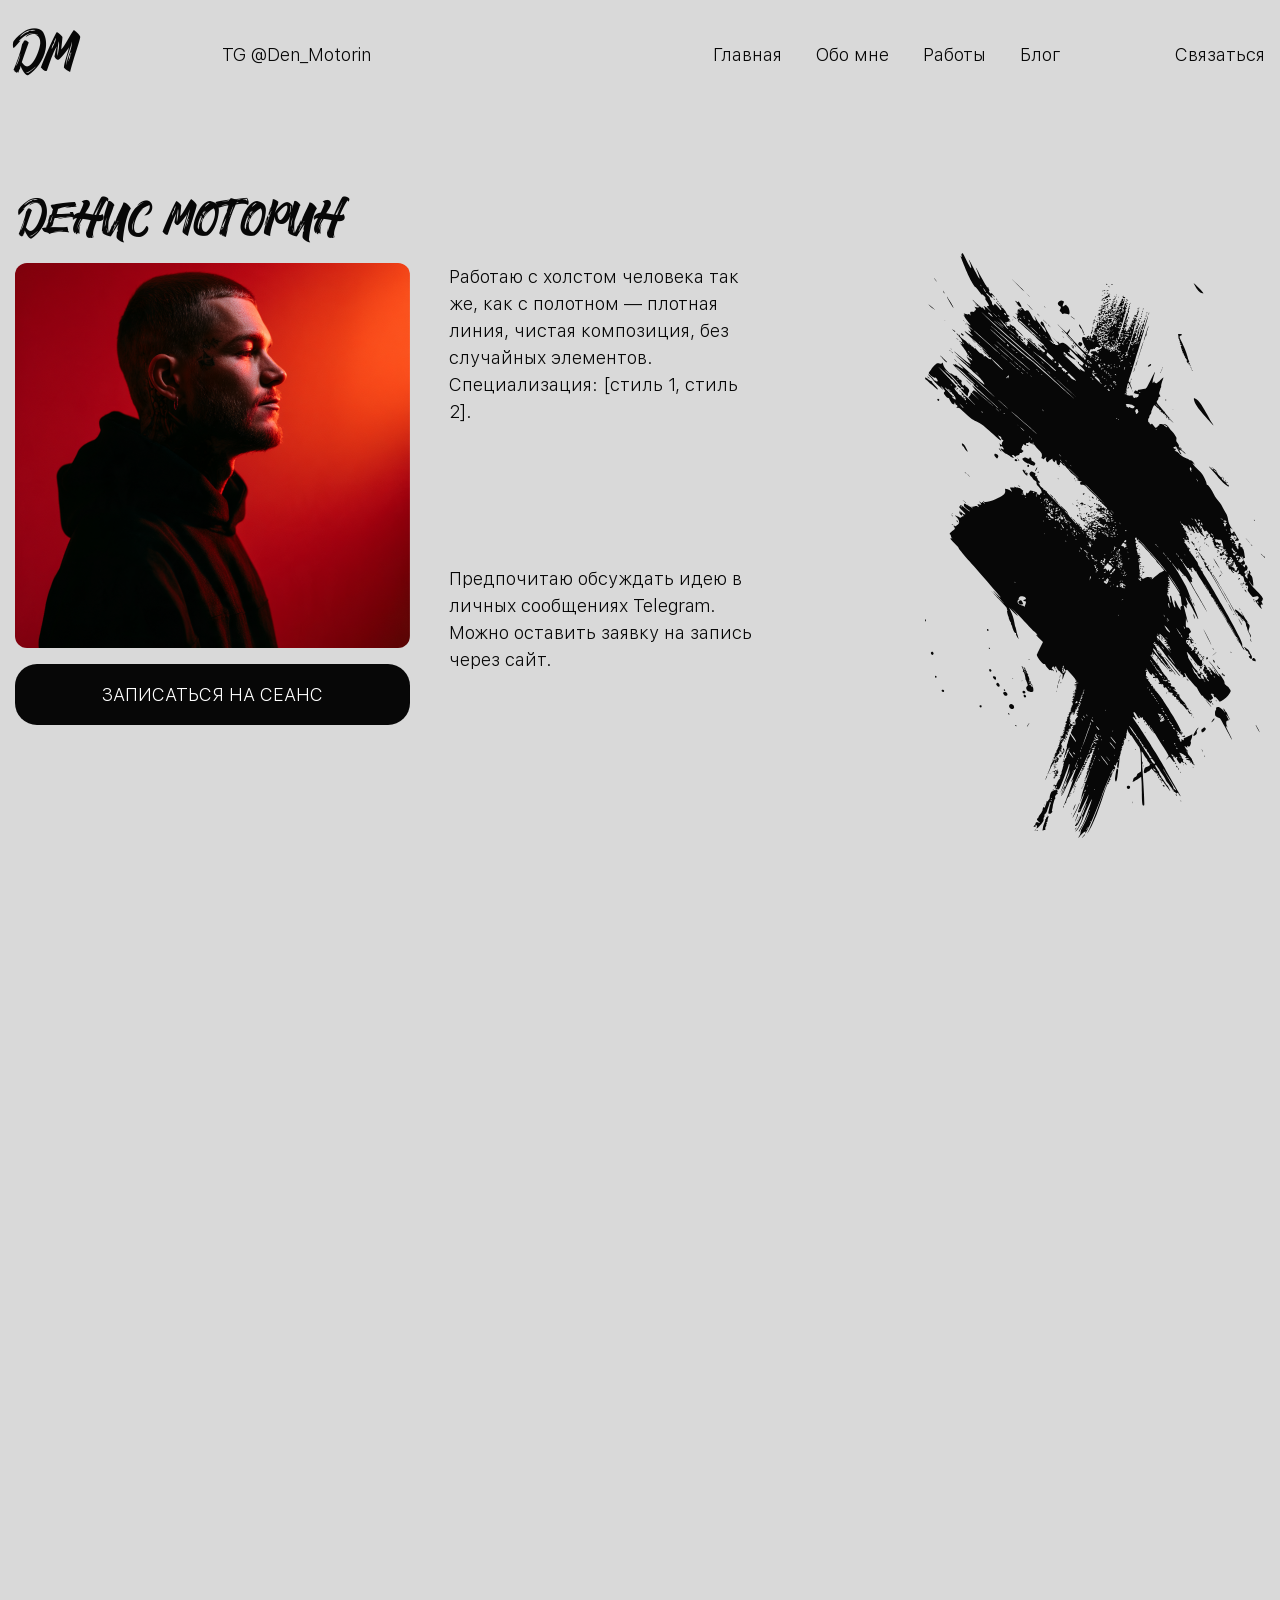
<file: index.html>
<!DOCTYPE html>
<html lang="ru">

<head>
  <meta charset="UTF-8">
  <meta name="viewport" content="width=device-width, initial-scale=1.0">
  <title>раТАТТООй — тату-мастер Денис Моторин</title>
  <meta name="description"
    content="Тату-мастер Денис Моторин: авторские эскизы, плотная линия, чистая композиция. Портфолио работ, отзывы клиентов и запись на сеанс.">
  <meta name="robots" content="index, follow, max-image-preview:large">
  <meta property="og:type" content="website">
  <meta property="og:site_name" content="раТАТТООй">
  <meta property="og:locale" content="ru_RU">
  <meta property="og:title" content="раТАТТООй — тату-мастер Денис Моторин">
  <meta property="og:description"
    content="Авторские эскизы, плотная линия, чистая композиция. Портфолио работ, отзывы клиентов и запись на сеанс.">
  <meta name="twitter:card" content="summary">
  <meta name="twitter:title" content="раТАТТООй — тату-мастер Денис Моторин">
  <meta name="twitter:description"
    content="Авторские эскизы, плотная линия, чистая композиция. Портфолио работ и запись на сеанс.">
  <link rel="icon" href="./favicon.ico" sizes="any">
  <link rel="icon" type="image/png" sizes="32x32" href="./favicon-32x32.png">
  <link rel="apple-touch-icon" href="./apple-touch-icon.png">
  <script type="application/ld+json">
    {
      "@context": "https://schema.org",
      "@type": ["TattooParlor", "LocalBusiness"],
      "name": "раТАТТООй",
      "description": "Тату-мастер Денис Моторин: авторские эскизы, плотная линия, чистая композиция. Портфолио работ, отзывы клиентов и запись на сеанс.",
      "inLanguage": "ru-RU",
      "founder": {
        "@type": "Person",
        "name": "Денис Моторин",
        "jobTitle": "Тату-мастер"
      },
      "makesOffer": {
        "@type": "Offer",
        "itemOffered": {
          "@type": "Service",
          "name": "Нанесение татуировки",
          "serviceType": "Тату-сеанс"
        }
      }
    }
  </script>
  <link rel="stylesheet" href="./css/index.css">
</head>

<body class="body">
  <div class="wrapper">

    <header class="header">
      <div class="container">
        <div class="header__inner">
          <a href="/" class="header__logo">
            ДМ
          </a>
          <div class="header__menu" id="header__menu" data-burger-menu>
            <a target="_blank" href="https://t.me/Den_Motorin" class="header__contact">
              TG @Den_Motorin
            </a>
            <nav class="header__nav">
              <ul class="header__list">
                <li class="header__item">
                  <a href="#top" class="header__link">
                    Главная
                  </a>
                </li>
                <li class="header__item">
                  <a href="#about" class="header__link">
                    Обо мне
                  </a>
                </li>
                <li class="header__item">
                  <a href="#portfolio" class="header__link">
                    Работы
                  </a>
                </li>
                <li class="header__item">
                  <a href="#blog" class="header__link">
                    Блог
                  </a>
                </li>
              </ul>
            </nav>
            <a href="#contacts" class="header__action">
              Связаться
            </a>
          </div>
          <button class="header__burger burger" data-burger-toggle aria-label="Открыть меню" aria-expanded="false"
            aria-controls="header__menu">
            <svg width="24" height="24">
              <use class="burger__icon-menu" href="./icons/sprite.svg#menu-burger"></use>
              <use class="burger__icon-cross" href="./icons/sprite.svg#menu-cross"></use>
            </svg>
          </button>
        </div>
      </div>
    </header>

    <main class="main">
      <section class="hero" id="about">
        <div class="container">
          <div class="hero__inner">
            <h1 class="hero__title">
              Денис Моторин
            </h1>
            <div class="hero__content">
              <div class="hero__col">
                <div class="hero__img">
                  <img src="./media/hero-img.webp" alt="Денис Моторин">
                </div>
                <button class="hero__button" data-booking-open>
                  Записаться на сеанс
                </button>
              </div>
              <div class="hero__col">
                <p class="hero__text">
                  Работаю с холстом человека так же, как с полотном — плотная линия, чистая композиция, без случайных
                  элементов. Специализация: [стиль 1, стиль 2].
                </p>
                <p class="hero__text">
                  Предпочитаю обсуждать идею в личных сообщениях Telegram. Можно оставить заявку на запись через сайт.
                </p>
              </div>
            </div>
          </div>
        </div>
      </section>

      <section class="portfolio" id="portfolio">
        <div class="container">
          <div class="portfolio__inner">
            <h2 class="portfolio__title">
              Мои работы
            </h2>
            <ul class="portfolio__list">
              <li class="portfolio__item">
                <a data-fslightbox="gallery" href="./media/portfolio/1_upscaled.png">
                  <img src="./media/portfolio/1.webp" alt="Тату" class="portfolio__img" loading="lazy">
                </a>
              </li>
              <li class="portfolio__item">
                <a data-fslightbox="gallery" href="./media/portfolio/2_upscaled.png">
                  <img src="./media/portfolio/2.webp" alt="Тату" class="portfolio__img" loading="lazy">
                </a>
              </li>
              <li class="portfolio__item">
                <a data-fslightbox="gallery" href="./media/portfolio/3_upscaled.png">
                  <img src="./media/portfolio/3.webp" alt="Тату" class="portfolio__img" loading="lazy">
                </a>
              </li>
              <li class="portfolio__item">
                <a data-fslightbox="gallery" href="./media/portfolio/4_upscaled.png">
                  <img src="./media/portfolio/4.webp" alt="Тату" class="portfolio__img" loading="lazy">
                </a>
              </li>
              <li class="portfolio__item">
                <a data-fslightbox="gallery" href="./media/portfolio/5_upscaled.png">
                  <img src="./media/portfolio/5.webp" alt="Тату" class="portfolio__img" loading="lazy">
                </a>
              </li>
              <li class="portfolio__item">
                <a data-fslightbox="gallery" href="./media/portfolio/6_upscaled.png">
                  <img src="./media/portfolio/6.webp" alt="Тату" class="portfolio__img" loading="lazy">
                </a>
              </li>
              <li class="portfolio__item">
                <a data-fslightbox="gallery" href="./media/portfolio/7_upscaled.png">
                  <img src="./media/portfolio/7.webp" alt="Тату" class="portfolio__img" loading="lazy">
                </a>
              </li>
              <li class="portfolio__item">
                <a data-fslightbox="gallery" href="./media/portfolio/8_upscaled.png">
                  <img src="./media/portfolio/8.webp" alt="Тату" class="portfolio__img" loading="lazy">
                </a>
              </li>
              <li class="portfolio__item">
                <a data-fslightbox="gallery" href="./media/portfolio/9_upscaled.png">
                  <img src="./media/portfolio/9.webp" alt="Тату" class="portfolio__img" loading="lazy">
                </a>
              </li>
              <li class="portfolio__item">
                <a data-fslightbox="gallery" href="./media/portfolio/10_upscaled.png">
                  <img src="./media/portfolio/10.webp" alt="Тату" class="portfolio__img" loading="lazy">
                </a>
              </li>
            </ul>
            <a href="./portfolio.html" class="portfolio__link">
              Смотреть все работы
            </a>
          </div>
        </div>
      </section>

      <section class="testimonials" id="testimonials">
        <div class="container">
          <div class="testimonials__inner">
            <h2 class="testimonials__title">
              Честно о работе со мной
            </h2>
            <p class="testimonials__description">
              Слова благодарности довольных клиентов —
              приятный бонус к любимому делу
            </p>
            <div class="testimonials__controls">
              <button class="testimonials__controls-prev" aria-label="Предыдущий отзыв">
                <svg viewBox="0 0 19.6621 14.5034" xmlns="http://www.w3.org/2000/svg"
                  xmlns:xlink="http://www.w3.org/1999/xlink" width="19.662109" height="14.503418" fill="none"
                  customFrame="#000000">
                  <g>
                    <path id="Vector" d="M0 0L6.07 6.07001L0 12.14" fill-rule="nonzero" stroke="rgb(7,7,7)"
                      stroke-linecap="round" stroke-linejoin="round" stroke-width="1.594211"
                      transform="matrix(-1,0,0,1,7.24805,0.800537)" />
                    <path id="Vector" d="M0 0L16.83 0" stroke="rgb(7,7,7)" stroke-linecap="round"
                      stroke-linejoin="round" stroke-width="1.594211" transform="matrix(-1,0,0,1,18.8652,7.25171)" />
                  </g>
                </svg>
              </button>
              <button class="testimonials__controls-next" aria-label="Следующий отзыв">
                <svg viewBox="0 0 19.6621 14.5034" xmlns="http://www.w3.org/2000/svg"
                  xmlns:xlink="http://www.w3.org/1999/xlink" width="19.662109" height="14.503418" fill="none"
                  customFrame="#000000">
                  <g>
                    <path id="Vector" d="M12.4141 0.800537L18.4841 6.87055L12.4141 12.9405" fill-rule="nonzero"
                      stroke="rgb(7,7,7)" stroke-linecap="round" stroke-linejoin="round" stroke-width="1.594211" />
                    <path id="Vector" d="M0.796875 7.25171L17.6269 7.25171" stroke="rgb(7,7,7)" stroke-linecap="round"
                      stroke-linejoin="round" stroke-width="1.594211" />
                  </g>
                </svg>
              </button>
            </div>
            <div class="testimonials__swiper swiper">
              <ul class="testimonials__list swiper-wrapper">
                <li class="testimonials__item swiper-slide">
                  <p class="testimonials__text">
                    Lorem ipsum dolor sit amet, consectetur adipiscing elit, sed do eiusmod tempor incididunt ut labore
                    et
                    dolore magna aliqua. Ut enim ad minim veniam, quis nostrud exercitation ullamco laboris nisi ut
                    aliquip ex ea commodo consequat. Duis aute irure dolor in reprehenderit in voluptate velit esse
                    cillum
                    dolore eu fugiat nulla pariatur. Excepteur sint occ do consequat. D
                  </p>
                  <span class="testimonials__name">
                    Максим Соколов
                  </span>
                  <div class="testimonials__info">
                    <div class="testimonials__rating">
                      <img src="./icons/star.svg" alt="" loading="lazy">
                      <img src="./icons/star.svg" alt="" loading="lazy">
                      <img src="./icons/star.svg" alt="" loading="lazy">
                      <img src="./icons/star.svg" alt="" loading="lazy">
                      <img src="./icons/star.svg" alt="" loading="lazy">
                    </div>
                    <time class="testimonials__datetime" datetime="2025-11-27">27.11.2025</time>
                  </div>
                </li>
                <li class="testimonials__item swiper-slide">
                  <p class="testimonials__text">
                    Lorem ipsum dolor sit amet, consectetur adipiscing elit, sed do eiusmod tempor incididunt ut labore
                    et
                    dolore magna aliqua. Ut enim ad minim veniam, quis nostrud exercitation ullamco laboris nisi ut
                    aliquip ex ea commodo consequat. Duis aute irure dolor in reprehenderit in voluptate velit esse
                    cillum
                    dolore eu fugiat nulla pariatur. Excepteur sint occ do consequat. D
                  </p>
                  <span class="testimonials__name">
                    Петр Бекетов
                  </span>
                  <div class="testimonials__info">
                    <div class="testimonials__rating">
                      <img src="./icons/star.svg" alt="" loading="lazy">
                      <img src="./icons/star.svg" alt="" loading="lazy">
                      <img src="./icons/star.svg" alt="" loading="lazy">
                      <img src="./icons/star.svg" alt="" loading="lazy">
                      <img src="./icons/star.svg" alt="" loading="lazy">
                    </div>
                    <time class="testimonials__datetime" datetime="2025-11-27">27.11.2025</time>
                  </div>
                </li>
                <li class="testimonials__item swiper-slide">
                  <p class="testimonials__text">
                    Lorem ipsum dolor sit amet, consectetur adipiscing elit, sed do eiusmod tempor incididunt ut labore
                    et
                    dolore magna aliqua. Ut enim ad minim veniam, quis nostrud exercitation ullamco laboris nisi ut
                    aliquip ex ea commodo consequat. Duis aute irure dolor in reprehenderit in voluptate velit esse
                    cillum
                    dolore eu fugiat nulla pariatur. Excepteur sint occ do consequat. D
                  </p>
                  <span class="testimonials__name">
                    Аркадий Паровозов
                  </span>
                  <div class="testimonials__info">
                    <div class="testimonials__rating">
                      <img src="./icons/star.svg" alt="" loading="lazy">
                      <img src="./icons/star.svg" alt="" loading="lazy">
                      <img src="./icons/star.svg" alt="" loading="lazy">
                      <img src="./icons/star.svg" alt="" loading="lazy">
                      <img src="./icons/star.svg" alt="" loading="lazy">
                    </div>
                    <time class="testimonials__datetime" datetime="2025-11-27">27.11.2025</time>
                  </div>
                </li>
                <li class="testimonials__item swiper-slide">
                  <p class="testimonials__text">
                    Lorem ipsum dolor sit amet, consectetur adipiscing elit, sed do eiusmod tempor incididunt ut labore
                    et
                    dolore magna aliqua. Ut enim ad minim veniam, quis nostrud exercitation ullamco laboris nisi ut
                    aliquip ex ea commodo consequat. Duis aute irure dolor in reprehenderit in voluptate velit esse
                    cillum
                    dolore eu fugiat nulla pariatur. Excepteur sint occ do consequat. D
                  </p>
                  <span class="testimonials__name">
                    Антон Юрков
                  </span>
                  <div class="testimonials__info">
                    <div class="testimonials__rating">
                      <img src="./icons/star.svg" alt="" loading="lazy">
                      <img src="./icons/star.svg" alt="" loading="lazy">
                      <img src="./icons/star.svg" alt="" loading="lazy">
                      <img src="./icons/star.svg" alt="" loading="lazy">
                      <img src="./icons/star.svg" alt="" loading="lazy">
                    </div>
                    <time class="testimonials__datetime" datetime="2025-11-27">27.11.2025</time>
                  </div>
                </li>
                <li class="testimonials__item swiper-slide">
                  <p class="testimonials__text">
                    Lorem ipsum dolor sit amet, consectetur adipiscing elit, sed do eiusmod tempor incididunt ut labore
                    et
                    dolore magna aliqua. Ut enim ad minim veniam, quis nostrud exercitation ullamco laboris nisi ut
                    aliquip ex ea commodo consequat. Duis aute irure dolor in reprehenderit in voluptate velit esse
                    cillum
                    dolore eu fugiat nulla pariatur. Excepteur sint occ do consequat. D
                  </p>
                  <span class="testimonials__name">
                    Петр Бекетов
                  </span>
                  <div class="testimonials__info">
                    <div class="testimonials__rating">
                      <img src="./icons/star.svg" alt="" loading="lazy">
                      <img src="./icons/star.svg" alt="" loading="lazy">
                      <img src="./icons/star.svg" alt="" loading="lazy">
                      <img src="./icons/star.svg" alt="" loading="lazy">
                      <img src="./icons/star.svg" alt="" loading="lazy">
                    </div>
                    <time class="testimonials__datetime" datetime="2025-11-27">27.11.2025</time>
                  </div>
                </li>
                <li class="testimonials__item swiper-slide">
                  <p class="testimonials__text">
                    Lorem ipsum dolor sit amet, consectetur adipiscing elit, sed do eiusmod tempor incididunt ut labore
                    et
                    dolore magna aliqua. Ut enim ad minim veniam, quis nostrud exercitation ullamco laboris nisi ut
                    aliquip ex ea commodo consequat. Duis aute irure dolor in reprehenderit in voluptate velit esse
                    cillum
                    dolore eu fugiat nulla pariatur. Excepteur sint occ do consequat. D
                  </p>
                  <span class="testimonials__name">
                    Аркадий Паровозов
                  </span>
                  <div class="testimonials__info">
                    <div class="testimonials__rating">
                      <img src="./icons/star.svg" alt="" loading="lazy">
                      <img src="./icons/star.svg" alt="" loading="lazy">
                      <img src="./icons/star.svg" alt="" loading="lazy">
                      <img src="./icons/star.svg" alt="" loading="lazy">
                      <img src="./icons/star.svg" alt="" loading="lazy">
                    </div>
                    <time class="testimonials__datetime" datetime="2025-11-27">27.11.2025</time>
                  </div>
                </li>
              </ul>
            </div>
          </div>
        </div>
      </section>

      <section class="blog" id="blog">
        <div class="container">
          <div class="blog__inner">
            <h2 class="blog__title">
              Блог
            </h2>
            <ul class="blog__list">
              <li class="blog__item">
                <a href="./post.html" class="blog__img">
                  <img src="./media/portfolio/2.webp" alt="Подготовка к сеансу татуировки" loading="lazy">
                </a>
                <h3 class="blog__subtitle">
                  Как подготовиться к первому сеансу
                </h3>
                <p class="blog__text">
                  Что взять с собой, как подготовить кожу и почему выспаться перед сеансом важнее, чем кажется.
                </p>
                <a href="./post.html" class="blog__button">
                  Читать далее
                </a>
              </li>
              <li class="blog__item">
                <a href="./post.html" class="blog__img">
                  <img src="./media/portfolio/6.webp" alt="Заживление татуировки" loading="lazy">
                </a>
                <h3 class="blog__subtitle">
                  Уход за татуировкой в первые две недели
                </h3>
                <p class="blog__text">
                  Чем обрабатывать, когда мыть и какие изменения стоит показать мастеру сразу.
                </p>
                <a href="./post.html" class="blog__button">
                  Читать далее
                </a>
              </li>
              <li class="blog__item">
                <a href="./post.html" class="blog__img">
                  <img src="./media/portfolio/8.webp" alt="Эскиз татуировки" loading="lazy">
                </a>
                <h3 class="blog__subtitle">
                  Эскиз: от идеи до финальной линии
                </h3>
                <p class="blog__text">
                  Как проходит обсуждение референсов, сколько правок возможно и что влияет на итоговый эскиз.
                </p>
                <a href="./post.html" class="blog__button">
                  Читать далее
                </a>
              </li>
              <li class="blog__item">
                <a href="./post.html" class="blog__img">
                  <img src="./media/portfolio/3.webp" alt="Стоимость татуировки" loading="lazy">
                </a>
                <h3 class="blog__subtitle">
                  Что влияет на стоимость татуировки
                </h3>
                <p class="blog__text">
                  Размер, детализация, место и количество сеансов — разбираем, из чего складывается цена.
                </p>
                <a href="./post.html" class="blog__button">
                  Читать далее
                </a>
              </li>
            </ul>
            <a href="./blog.html" class="blog__link">
              Смотреть все статьи
            </a>
          </div>
        </div>
      </section>
    </main>

    <footer class="footer" id="contacts">
      <div class="container">
        <div class="footer__inner">
          <h2 class="footer__title">
            Кофе не предлагаю, 
            но&nbsp;идеи всегда есть
          </h2>
          <p class="footer__description">
            Свяжитесь со мной любым удобным для вас способом — я всегда открыт к новым проектам!
          </p>
          <div class="footer__content">
            <div class="footer__left">
              <div class="footer__map">
                <iframe
                  src="https://yandex.ru/map-widget/v1/?um=constructor%3A65102c22b5f1a2a9174ad3227d822037017515a381f0e1030878ef75aebeba9c&amp;source=constructor"
                  width="864" height="720" frameborder="0" loading="lazy"
                  title="Карта — как добраться"></iframe>
              </div>
            </div>
            <div class="footer__right">
              <div class="footer__actions">
                <button class="footer__actions-btn" data-booking-open>
                  Записаться на сеанс
                </button>
                <a target="_blank" href="https://t.me/Den_Motorin" class="footer__actions-link"
                  aria-label="Написать в Telegram, откроется в новой вкладке">
                  <svg aria-hidden="true">
                    <use href="./icons/sprite.svg#telegram" />
                  </svg>
                  Написать в Telegram
                </a>
                <a target="_blank" href="https://vk.ru/motorin_den" class="footer__actions-link"
                  aria-label="Написать ВКонтакте, откроется в новой вкладке">
                  <svg aria-hidden="true">
                    <use href="./icons/sprite.svg#vk" />
                  </svg>
                  Написать ВКонтакте
                </a>
              </div>
              <div class="footer__socials">
                <h3 class="footer__socials-title">
                  Наши соц сети
                </h3>
                <ul class="footer__socials-list">
                  <li class="footer__socials-item">
                    <a href="https://t.me/Den_Motorin" class="footer__socials-link" aria-label="Telegram">
                      <svg viewBox="0 0 39.3418 32.9844" xmlns="http://www.w3.org/2000/svg" aria-hidden="true"
                        xmlns:xlink="http://www.w3.org/1999/xlink" width="39.341797" height="32.984375" fill="none"
                        customFrame="#000000">
                        <path id="Telegram"
                          d="M1.8319 13.6172L36.7224 0.164646C38.3418 -0.42038 39.7561 0.55969 39.2313 3.00836L39.2344 3.00534L33.2936 30.9931C32.8534 32.9774 31.6743 33.4599 30.0247 32.525L20.9779 25.8575L16.6144 30.0613C16.1319 30.5438 15.7248 30.9509 14.7899 30.9509L15.4322 21.7443L32.199 6.59692C32.9287 5.95459 32.0361 5.59272 31.0742 6.23203L10.354 19.2775L1.42177 16.4911C-0.517256 15.8759 -0.559473 14.5521 1.8319 13.6172Z"
                          fill="rgb(255,255,255)" fill-rule="nonzero" />
                        <path id="Telegram"
                          d="M1.8319 13.6172L36.7224 0.164646C38.3418 -0.42038 39.7561 0.55969 39.2313 3.00836L39.2344 3.00534L33.2936 30.9931C32.8534 32.9774 31.6743 33.4599 30.0247 32.525L20.9779 25.8575L16.6144 30.0613C16.1319 30.5438 15.7248 30.9509 14.7899 30.9509L15.4322 21.7443L32.199 6.59692C32.9287 5.95459 32.0361 5.59272 31.0742 6.23203L10.354 19.2775L1.42177 16.4911C-0.517256 15.8759 -0.559473 14.5521 1.8319 13.6172Z"
                          fill="rgb(255,255,255)" fill-rule="evenodd" />
                        <path id="Telegram"
                          d="M1.8319 13.6172L36.7224 0.164646C38.3418 -0.42038 39.7561 0.55969 39.2313 3.00836L39.2344 3.00534L33.2936 30.9931C32.8534 32.9774 31.6743 33.4599 30.0247 32.525L20.9779 25.8575L16.6144 30.0613C16.1319 30.5438 15.7248 30.9509 14.7899 30.9509L15.4322 21.7443L32.199 6.59692C32.9287 5.95459 32.0361 5.59272 31.0742 6.23203L10.354 19.2775L1.42177 16.4911C-0.517256 15.8759 -0.559473 14.5521 1.8319 13.6172Z"
                          fill="rgb(7,7,7)" fill-rule="evenodd" />
                      </svg>
                    </a>
                  </li>
                  <li class="footer__socials-item">
                    <a href="https://vk.ru/motorin_den" class="footer__socials-link" aria-label="ВКонтакте">
                      <svg viewBox="0 0 36.6895 22.8936" xmlns="http://www.w3.org/2000/svg" aria-hidden="true"
                        xmlns:xlink="http://www.w3.org/1999/xlink" width="36.689453" height="22.893555" fill="none"
                        customFrame="#000000">
                        <path id="VK"
                          d="M0 0C0.297917 14.3 7.4479 22.8938 19.9833 22.8938L20.6938 22.8938L20.6938 14.7125C25.3001 15.1708 28.7832 18.5396 30.1811 22.8938L36.6896 22.8938C34.9021 16.3854 30.2039 12.7875 27.2706 11.4125C30.2039 9.71667 34.3289 5.59167 35.3143 0L29.4017 0C28.1184 4.5375 24.3147 8.6625 20.6938 9.05208L20.6938 0L14.7811 0L14.7811 15.8583C11.1144 14.9417 6.4854 10.4958 6.27915 0L0 0Z"
                          fill="rgb(7,7,7)" fill-rule="evenodd" />
                      </svg>
                    </a>
                  </li>
                  <li class="footer__socials-item">
                    <a href="#" class="footer__socials-link" aria-label="Instagram">
                      <svg viewBox="0 0 34.0977 34.0967" xmlns="http://www.w3.org/2000/svg" aria-hidden="true"
                        xmlns:xlink="http://www.w3.org/1999/xlink" width="34.097656" height="34.096680" fill="none"
                        customFrame="#000000">
                        <path id="Vector"
                          d="M18.8028 0C20.7206 0.0051145 21.6941 0.0153426 22.5346 0.0392102L22.8653 0.051144C23.2472 0.0647827 23.6238 0.0818328 24.079 0.102291C25.893 0.187532 27.1305 0.473943 28.2165 0.895037C29.3415 1.32806 30.2894 1.91453 31.2373 2.86071C32.1045 3.71256 32.7752 4.74356 33.2029 5.88154C33.624 6.96752 33.9104 8.20522 33.9956 10.0207C34.0161 10.4742 34.0331 10.851 34.0468 11.2346L34.057 11.5653C34.0826 12.4041 34.0928 13.3776 34.0962 15.2953L34.0979 16.5672L34.0979 18.8005C34.102 20.0439 34.089 21.2874 34.0587 22.5305L34.0485 22.8613C34.0348 23.2448 34.0178 23.6216 33.9973 24.0751C33.9121 25.8908 33.6222 27.1266 33.2029 28.2143C32.7752 29.3523 32.1045 30.3833 31.2373 31.2353C30.3853 32.1025 29.3545 32.7733 28.2165 33.2008C27.1305 33.6219 25.893 33.9083 24.079 33.9935L22.8653 34.0447L22.5346 34.0549C21.6941 34.0788 20.7206 34.0907 18.8028 34.0941L17.5312 34.0958L15.2995 34.0958C14.0556 34.1002 12.8116 34.0872 11.5679 34.0566L11.2372 34.0464C10.8324 34.0311 10.4278 34.0134 10.0234 33.9935C8.20956 33.9083 6.97185 33.6219 5.88431 33.2008C4.7469 32.773 3.71661 32.1022 2.86519 31.2353C1.99728 30.3834 1.326 29.3524 0.897949 28.2143C0.476855 27.1283 0.190445 25.8908 0.105203 24.0751L0.0540562 22.8613L0.045534 22.5305C0.0141366 21.2874 -7.13379e-05 20.044 0.00291212 18.8005L0.00291212 15.2953C-0.00177617 14.052 0.0107254 12.8084 0.0404179 11.5653L0.0523517 11.2346C0.0659904 10.851 0.0830405 10.4742 0.103498 10.0207C0.18874 8.20522 0.47515 6.96922 0.896245 5.88154C1.32529 4.74313 1.99785 3.71213 2.86689 2.86071C3.71775 1.9938 4.74747 1.32309 5.88431 0.895037C6.97185 0.473943 8.20785 0.187532 10.0234 0.102291C10.4768 0.0818328 10.8553 0.0647827 11.2372 0.051144L11.5679 0.0409147C12.8111 0.0106539 14.0544 -0.00241558 15.2978 0.00170444L18.8028 0ZM17.0504 8.52403C14.7898 8.52403 12.6217 9.42205 11.0232 11.0206C9.42468 12.6192 8.52666 14.7872 8.52666 17.0479C8.52666 19.3087 9.42468 21.4768 11.0232 23.0752C12.6217 24.6738 14.7898 25.5719 17.0504 25.5719C19.311 25.5719 21.479 24.6738 23.0776 23.0752C24.6761 21.4768 25.5742 19.3087 25.5742 17.0479C25.5742 14.7872 24.6761 12.6192 23.0776 11.0206C21.479 9.42205 19.311 8.52403 17.0504 8.52403ZM17.0504 11.9336C17.722 11.9334 18.387 12.0657 19.0076 12.3225C19.6281 12.5794 20.192 12.956 20.6669 13.431C21.1419 13.9058 21.5188 14.4695 21.7758 15.0899C22.0329 15.7105 22.1653 16.3755 22.1655 17.0471C22.1656 17.7188 22.0333 18.3838 21.7765 19.0044C21.5196 19.6249 21.143 20.1888 20.6682 20.6637C20.1933 21.1387 19.6295 21.5156 19.0091 21.7727C18.3887 22.0299 17.7237 22.1621 17.0521 22.1623C15.6956 22.1623 14.3948 21.6234 13.4357 20.6643C12.4766 19.7052 11.9379 18.4044 11.9379 17.0479C11.9379 15.6916 12.4766 14.3906 13.4357 13.4315C14.3948 12.4724 15.6956 11.9336 17.0521 11.9336M26.0021 5.96678C25.4369 5.96678 24.8948 6.19125 24.4953 6.59089C24.0956 6.99053 23.871 7.53253 23.871 8.09782C23.871 8.66297 24.0956 9.20497 24.4953 9.60461C24.8948 10.0043 25.4369 10.2287 26.0021 10.2287C26.5672 10.2287 27.1092 10.0043 27.5089 9.60461C27.9085 9.20497 28.133 8.66297 28.133 8.09782C28.133 7.53253 27.9085 6.99053 27.5089 6.59089C27.1092 6.19125 26.5672 5.96678 26.0021 5.96678Z"
                          fill="rgb(7,7,7)" fill-rule="nonzero" />
                      </svg>
                    </a>
                  </li>
                </ul>
                <p class="footer__socials-description">
                  * Организация Meta и её продукты Instagram и&nbsp;Facebook, признаны экстремистскими и запрещены на
                  территории Российской Федерации
                </p>
              </div>
            </div>
          </div>
        </div>
      </div>
      <div class="footer__bottom">
        <div class="container">
          <div class="footer__inner">
            <nav class="footer__nav">
              <ul class="footer__nav-list">
                <li class="footer__nav-item">
                  <a href="#about" class="footer__nav-link">
                    Обо мне
                  </a>
                </li>
                <li class="footer__nav-item">
                  <a href="#portfolio" class="footer__nav-link">
                    Работы
                  </a>
                </li>
                <li class="footer__nav-item">
                  <a href="#contacts" class="footer__nav-link">
                    Связаться
                  </a>
                </li>
              </ul>
            </nav>
            <ul class="footer__contacts">
              <li class="footer__contacts-item">
                <a href="#" class="footer__contacts-link">
                  TG @lorem
                </a>
              </li>
              <li class="footer__contacts-item">
                <a href="#" class="footer__contacts-link">
                  ВК @lorem
                </a>
              </li>
            </ul>
            <ul class="footer__legals">
              <li class="footer__legals-item">
                <a href="#" class="footer__legals-link">
                  Политика конфиденциальности
                </a>
              </li>
            </ul>
            <a href="#" class="footer__developer">
              Разработка: Rashkin.Arts
            </a>
          </div>
        </div>
      </div>
    </footer>

  </div>
  <script src="./scripts/fslightbox.js"></script>
  <script src="./scripts/swiper-bundle.min.js"></script>
  <script src="./scripts/testimonials-slider.js"></script>
  <script type="module" src="./scripts/burger-menu.js"></script>
  <script type="module" src="./scripts/booking-modal.js"></script>
</body>

</html>
</file>
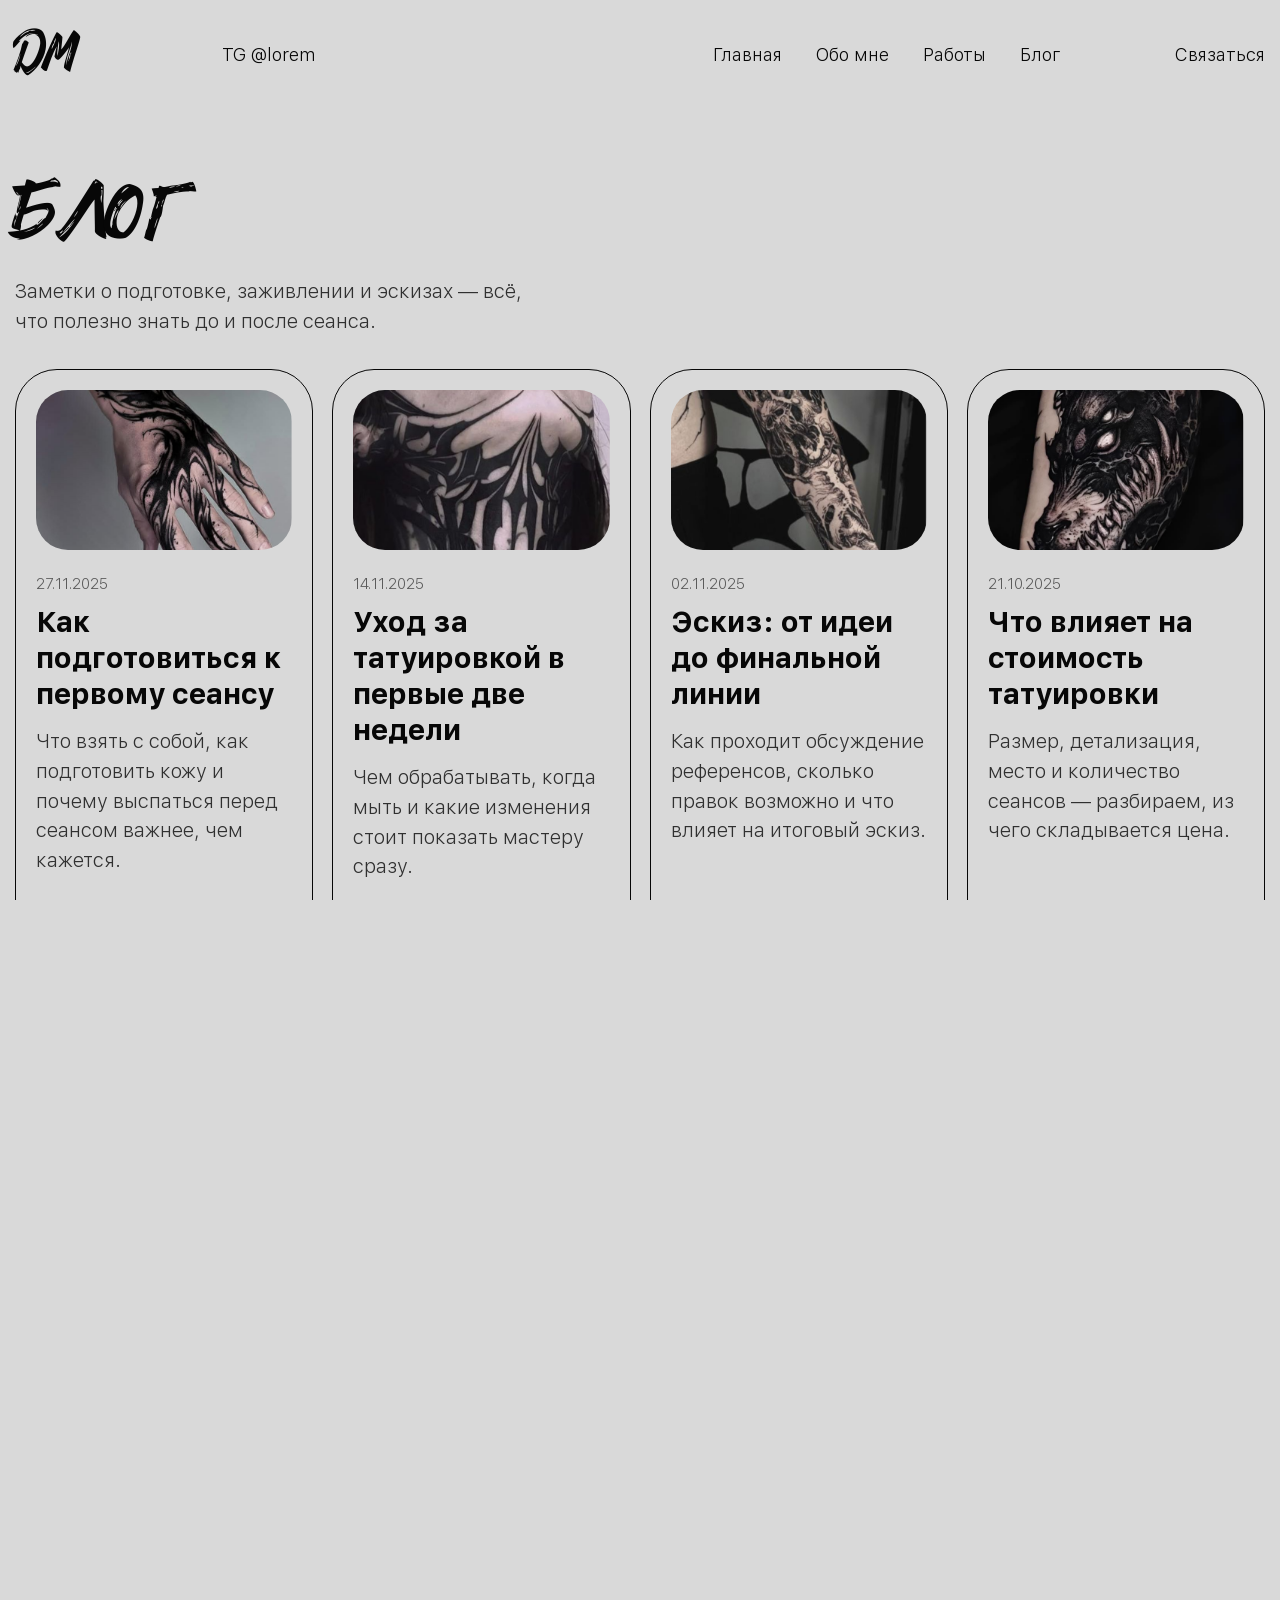
<file: blog.html>
<!DOCTYPE html>
<html lang="ru">

<head>
  <meta charset="UTF-8">
  <meta name="viewport" content="width=device-width, initial-scale=1.0">
  <title>Блог о татуировках — раТАТТООй</title>
  <meta name="description"
    content="Блог тату-мастера Дениса Моторина: подготовка к сеансу, уход за татуировкой, работа над эскизом и из чего складывается стоимость.">
  <meta name="robots" content="index, follow, max-image-preview:large">
  <meta property="og:type" content="website">
  <meta property="og:site_name" content="раТАТТООй">
  <meta property="og:locale" content="ru_RU">
  <meta property="og:title" content="Блог о татуировках — раТАТТООй">
  <meta property="og:description"
    content="Подготовка к сеансу, уход за татуировкой, эскизы и стоимость работы — заметки мастера.">
  <meta name="twitter:card" content="summary">
  <meta name="twitter:title" content="Блог о татуировках — раТАТТООй">
  <meta name="twitter:description"
    content="Подготовка к сеансу, уход за татуировкой, эскизы и стоимость работы — заметки мастера.">
  <link rel="icon" href="./favicon.ico" sizes="any">
  <link rel="icon" type="image/png" sizes="32x32" href="./favicon-32x32.png">
  <link rel="apple-touch-icon" href="./apple-touch-icon.png">
  <link rel="stylesheet" href="./css/index.css">
</head>

<body class="body">
  <div class="wrapper">

    <header class="header">
      <div class="container">
        <div class="header__inner">
          <a href="./index.html" class="header__logo">
            ДМ
          </a>
          <div class="header__menu" id="header__menu" data-burger-menu>
            <a href="#" class="header__contact">
              TG @lorem
            </a>
            <nav class="header__nav">
              <ul class="header__list">
                <li class="header__item">
                  <a href="./index.html" class="header__link">
                    Главная
                  </a>
                </li>
                <li class="header__item">
                  <a href="./index.html#about" class="header__link">
                    Обо мне
                  </a>
                </li>
                <li class="header__item">
                  <a href="./index.html#portfolio" class="header__link">
                    Работы
                  </a>
                </li>
                <li class="header__item">
                  <a href="./blog.html" class="header__link">
                    Блог
                  </a>
                </li>
              </ul>
            </nav>
            <a href="#contacts" class="header__action">
              Связаться
            </a>
          </div>
          <button class="header__burger burger" data-burger-toggle aria-label="Открыть меню" aria-expanded="false"
            aria-controls="header__menu">
            <svg width="24" height="24">
              <use class="burger__icon-menu" href="./icons/sprite.svg#menu-burger"></use>
              <use class="burger__icon-cross" href="./icons/sprite.svg#menu-cross"></use>
            </svg>
          </button>
        </div>
      </div>
    </header>

    <main class="main">
      <section class="blog">
        <div class="container">
          <div class="blog__inner">
            <h1 class="blog__title">
              Блог
            </h1>
            <p class="blog__description">
              Заметки о подготовке, заживлении и эскизах — всё, что полезно знать до и после сеанса.
            </p>
            <ul class="blog__list">
              <li class="blog__item">
                <a href="./post.html" class="blog__img">
                  <img src="./media/portfolio/2.webp" alt="Подготовка к сеансу татуировки">
                </a>
                <time class="blog__datetime" datetime="2025-11-27">27.11.2025</time>
                <h2 class="blog__subtitle">
                  Как подготовиться к первому сеансу
                </h2>
                <p class="blog__text">
                  Что взять с собой, как подготовить кожу и почему выспаться перед сеансом важнее, чем кажется.
                </p>
                <a href="./post.html" class="blog__button">
                  Читать далее
                </a>
              </li>
              <li class="blog__item">
                <a href="./post.html" class="blog__img">
                  <img src="./media/portfolio/6.webp" alt="Заживление татуировки">
                </a>
                <time class="blog__datetime" datetime="2025-11-14">14.11.2025</time>
                <h2 class="blog__subtitle">
                  Уход за татуировкой в первые две недели
                </h2>
                <p class="blog__text">
                  Чем обрабатывать, когда мыть и какие изменения стоит показать мастеру сразу.
                </p>
                <a href="./post.html" class="blog__button">
                  Читать далее
                </a>
              </li>
              <li class="blog__item">
                <a href="./post.html" class="blog__img">
                  <img src="./media/portfolio/8.webp" alt="Эскиз татуировки">
                </a>
                <time class="blog__datetime" datetime="2025-11-02">02.11.2025</time>
                <h2 class="blog__subtitle">
                  Эскиз: от идеи до финальной линии
                </h2>
                <p class="blog__text">
                  Как проходит обсуждение референсов, сколько правок возможно и что влияет на итоговый эскиз.
                </p>
                <a href="./post.html" class="blog__button">
                  Читать далее
                </a>
              </li>
              <li class="blog__item">
                <a href="./post.html" class="blog__img">
                  <img src="./media/portfolio/3.webp" alt="Стоимость татуировки">
                </a>
                <time class="blog__datetime" datetime="2025-10-21">21.10.2025</time>
                <h2 class="blog__subtitle">
                  Что влияет на стоимость татуировки
                </h2>
                <p class="blog__text">
                  Размер, детализация, место и количество сеансов — разбираем, из чего складывается цена.
                </p>
                <a href="./post.html" class="blog__button">
                  Читать далее
                </a>
              </li>
            </ul>
          </div>
        </div>
      </section>
    </main>

    <footer class="footer" id="contacts">
      <div class="container">
        <div class="footer__inner">
          <h2 class="footer__title">
            Кофе не предлагаю, 
            но&nbsp;идеи всегда есть
          </h2>
          <p class="footer__description">
            Свяжитесь со мной любым удобным для вас способом — я всегда открыт к новым проектам!
          </p>
          <div class="footer__content">
            <div class="footer__left">
              <div class="footer__map">
                <iframe
                  src="https://yandex.ru/map-widget/v1/?um=constructor%3A65102c22b5f1a2a9174ad3227d822037017515a381f0e1030878ef75aebeba9c&amp;source=constructor"
                  width="864" height="720" frameborder="0" loading="lazy"
                  title="Карта — как добраться"></iframe>
              </div>
            </div>
            <div class="footer__right">
              <div class="footer__actions">
                <button class="footer__actions-btn" data-booking-open>
                  Записаться на сеанс
                </button>
                <a target="_blank" href="https://t.me/Den_Motorin" class="footer__actions-link"
                  aria-label="Написать в Telegram, откроется в новой вкладке">
                  <svg aria-hidden="true">
                    <use href="./icons/sprite.svg#telegram" />
                  </svg>
                  Написать в Telegram
                </a>
                <a target="_blank" href="https://vk.ru/motorin_den" class="footer__actions-link"
                  aria-label="Написать ВКонтакте, откроется в новой вкладке">
                  <svg aria-hidden="true">
                    <use href="./icons/sprite.svg#vk" />
                  </svg>
                  Написать ВКонтакте
                </a>
              </div>
              <div class="footer__socials">
                <h3 class="footer__socials-title">
                  Наши соц сети
                </h3>
                <ul class="footer__socials-list">
                  <li class="footer__socials-item">
                    <a href="https://t.me/Den_Motorin" class="footer__socials-link" aria-label="Telegram">
                      <svg viewBox="0 0 39.3418 32.9844" xmlns="http://www.w3.org/2000/svg" aria-hidden="true"
                        xmlns:xlink="http://www.w3.org/1999/xlink" width="39.341797" height="32.984375" fill="none"
                        customFrame="#000000">
                        <path id="Telegram"
                          d="M1.8319 13.6172L36.7224 0.164646C38.3418 -0.42038 39.7561 0.55969 39.2313 3.00836L39.2344 3.00534L33.2936 30.9931C32.8534 32.9774 31.6743 33.4599 30.0247 32.525L20.9779 25.8575L16.6144 30.0613C16.1319 30.5438 15.7248 30.9509 14.7899 30.9509L15.4322 21.7443L32.199 6.59692C32.9287 5.95459 32.0361 5.59272 31.0742 6.23203L10.354 19.2775L1.42177 16.4911C-0.517256 15.8759 -0.559473 14.5521 1.8319 13.6172Z"
                          fill="rgb(255,255,255)" fill-rule="nonzero" />
                        <path id="Telegram"
                          d="M1.8319 13.6172L36.7224 0.164646C38.3418 -0.42038 39.7561 0.55969 39.2313 3.00836L39.2344 3.00534L33.2936 30.9931C32.8534 32.9774 31.6743 33.4599 30.0247 32.525L20.9779 25.8575L16.6144 30.0613C16.1319 30.5438 15.7248 30.9509 14.7899 30.9509L15.4322 21.7443L32.199 6.59692C32.9287 5.95459 32.0361 5.59272 31.0742 6.23203L10.354 19.2775L1.42177 16.4911C-0.517256 15.8759 -0.559473 14.5521 1.8319 13.6172Z"
                          fill="rgb(255,255,255)" fill-rule="evenodd" />
                        <path id="Telegram"
                          d="M1.8319 13.6172L36.7224 0.164646C38.3418 -0.42038 39.7561 0.55969 39.2313 3.00836L39.2344 3.00534L33.2936 30.9931C32.8534 32.9774 31.6743 33.4599 30.0247 32.525L20.9779 25.8575L16.6144 30.0613C16.1319 30.5438 15.7248 30.9509 14.7899 30.9509L15.4322 21.7443L32.199 6.59692C32.9287 5.95459 32.0361 5.59272 31.0742 6.23203L10.354 19.2775L1.42177 16.4911C-0.517256 15.8759 -0.559473 14.5521 1.8319 13.6172Z"
                          fill="rgb(7,7,7)" fill-rule="evenodd" />
                      </svg>
                    </a>
                  </li>
                  <li class="footer__socials-item">
                    <a href="https://vk.ru/motorin_den" class="footer__socials-link" aria-label="ВКонтакте">
                      <svg viewBox="0 0 36.6895 22.8936" xmlns="http://www.w3.org/2000/svg" aria-hidden="true"
                        xmlns:xlink="http://www.w3.org/1999/xlink" width="36.689453" height="22.893555" fill="none"
                        customFrame="#000000">
                        <path id="VK"
                          d="M0 0C0.297917 14.3 7.4479 22.8938 19.9833 22.8938L20.6938 22.8938L20.6938 14.7125C25.3001 15.1708 28.7832 18.5396 30.1811 22.8938L36.6896 22.8938C34.9021 16.3854 30.2039 12.7875 27.2706 11.4125C30.2039 9.71667 34.3289 5.59167 35.3143 0L29.4017 0C28.1184 4.5375 24.3147 8.6625 20.6938 9.05208L20.6938 0L14.7811 0L14.7811 15.8583C11.1144 14.9417 6.4854 10.4958 6.27915 0L0 0Z"
                          fill="rgb(7,7,7)" fill-rule="evenodd" />
                      </svg>
                    </a>
                  </li>
                  <li class="footer__socials-item">
                    <a href="#" class="footer__socials-link" aria-label="Instagram">
                      <svg viewBox="0 0 34.0977 34.0967" xmlns="http://www.w3.org/2000/svg" aria-hidden="true"
                        xmlns:xlink="http://www.w3.org/1999/xlink" width="34.097656" height="34.096680" fill="none"
                        customFrame="#000000">
                        <path id="Vector"
                          d="M18.8028 0C20.7206 0.0051145 21.6941 0.0153426 22.5346 0.0392102L22.8653 0.051144C23.2472 0.0647827 23.6238 0.0818328 24.079 0.102291C25.893 0.187532 27.1305 0.473943 28.2165 0.895037C29.3415 1.32806 30.2894 1.91453 31.2373 2.86071C32.1045 3.71256 32.7752 4.74356 33.2029 5.88154C33.624 6.96752 33.9104 8.20522 33.9956 10.0207C34.0161 10.4742 34.0331 10.851 34.0468 11.2346L34.057 11.5653C34.0826 12.4041 34.0928 13.3776 34.0962 15.2953L34.0979 16.5672L34.0979 18.8005C34.102 20.0439 34.089 21.2874 34.0587 22.5305L34.0485 22.8613C34.0348 23.2448 34.0178 23.6216 33.9973 24.0751C33.9121 25.8908 33.6222 27.1266 33.2029 28.2143C32.7752 29.3523 32.1045 30.3833 31.2373 31.2353C30.3853 32.1025 29.3545 32.7733 28.2165 33.2008C27.1305 33.6219 25.893 33.9083 24.079 33.9935L22.8653 34.0447L22.5346 34.0549C21.6941 34.0788 20.7206 34.0907 18.8028 34.0941L17.5312 34.0958L15.2995 34.0958C14.0556 34.1002 12.8116 34.0872 11.5679 34.0566L11.2372 34.0464C10.8324 34.0311 10.4278 34.0134 10.0234 33.9935C8.20956 33.9083 6.97185 33.6219 5.88431 33.2008C4.7469 32.773 3.71661 32.1022 2.86519 31.2353C1.99728 30.3834 1.326 29.3524 0.897949 28.2143C0.476855 27.1283 0.190445 25.8908 0.105203 24.0751L0.0540562 22.8613L0.045534 22.5305C0.0141366 21.2874 -7.13379e-05 20.044 0.00291212 18.8005L0.00291212 15.2953C-0.00177617 14.052 0.0107254 12.8084 0.0404179 11.5653L0.0523517 11.2346C0.0659904 10.851 0.0830405 10.4742 0.103498 10.0207C0.18874 8.20522 0.47515 6.96922 0.896245 5.88154C1.32529 4.74313 1.99785 3.71213 2.86689 2.86071C3.71775 1.9938 4.74747 1.32309 5.88431 0.895037C6.97185 0.473943 8.20785 0.187532 10.0234 0.102291C10.4768 0.0818328 10.8553 0.0647827 11.2372 0.051144L11.5679 0.0409147C12.8111 0.0106539 14.0544 -0.00241558 15.2978 0.00170444L18.8028 0ZM17.0504 8.52403C14.7898 8.52403 12.6217 9.42205 11.0232 11.0206C9.42468 12.6192 8.52666 14.7872 8.52666 17.0479C8.52666 19.3087 9.42468 21.4768 11.0232 23.0752C12.6217 24.6738 14.7898 25.5719 17.0504 25.5719C19.311 25.5719 21.479 24.6738 23.0776 23.0752C24.6761 21.4768 25.5742 19.3087 25.5742 17.0479C25.5742 14.7872 24.6761 12.6192 23.0776 11.0206C21.479 9.42205 19.311 8.52403 17.0504 8.52403ZM17.0504 11.9336C17.722 11.9334 18.387 12.0657 19.0076 12.3225C19.6281 12.5794 20.192 12.956 20.6669 13.431C21.1419 13.9058 21.5188 14.4695 21.7758 15.0899C22.0329 15.7105 22.1653 16.3755 22.1655 17.0471C22.1656 17.7188 22.0333 18.3838 21.7765 19.0044C21.5196 19.6249 21.143 20.1888 20.6682 20.6637C20.1933 21.1387 19.6295 21.5156 19.0091 21.7727C18.3887 22.0299 17.7237 22.1621 17.0521 22.1623C15.6956 22.1623 14.3948 21.6234 13.4357 20.6643C12.4766 19.7052 11.9379 18.4044 11.9379 17.0479C11.9379 15.6916 12.4766 14.3906 13.4357 13.4315C14.3948 12.4724 15.6956 11.9336 17.0521 11.9336M26.0021 5.96678C25.4369 5.96678 24.8948 6.19125 24.4953 6.59089C24.0956 6.99053 23.871 7.53253 23.871 8.09782C23.871 8.66297 24.0956 9.20497 24.4953 9.60461C24.8948 10.0043 25.4369 10.2287 26.0021 10.2287C26.5672 10.2287 27.1092 10.0043 27.5089 9.60461C27.9085 9.20497 28.133 8.66297 28.133 8.09782C28.133 7.53253 27.9085 6.99053 27.5089 6.59089C27.1092 6.19125 26.5672 5.96678 26.0021 5.96678Z"
                          fill="rgb(7,7,7)" fill-rule="nonzero" />
                      </svg>
                    </a>
                  </li>
                </ul>
                <p class="footer__socials-description">
                  * Организация Meta и её продукты Instagram и&nbsp;Facebook, признаны экстремистскими и запрещены на
                  территории Российской Федерации
                </p>
              </div>
            </div>
          </div>
        </div>
      </div>
      <div class="footer__bottom">
        <div class="container">
          <div class="footer__inner">
            <nav class="footer__nav">
              <ul class="footer__nav-list">
                <li class="footer__nav-item">
                  <a href="./index.html#about" class="footer__nav-link">
                    Обо мне
                  </a>
                </li>
                <li class="footer__nav-item">
                  <a href="./index.html#portfolio" class="footer__nav-link">
                    Работы
                  </a>
                </li>
                <li class="footer__nav-item">
                  <a href="#contacts" class="footer__nav-link">
                    Связаться
                  </a>
                </li>
              </ul>
            </nav>
            <ul class="footer__contacts">
              <li class="footer__contacts-item">
                <a href="#" class="footer__contacts-link">
                  TG @lorem
                </a>
              </li>
              <li class="footer__contacts-item">
                <a href="#" class="footer__contacts-link">
                  ВК @lorem
                </a>
              </li>
            </ul>
            <ul class="footer__legals">
              <li class="footer__legals-item">
                <a href="#" class="footer__legals-link">
                  Политика конфиденциальности
                </a>
              </li>
            </ul>
            <a href="#" class="footer__developer">
              Разработка: Rashkin.Arts
            </a>
          </div>
        </div>
      </div>
    </footer>

  </div>
  <script type="module" src="./scripts/burger-menu.js"></script>
  <script type="module" src="./scripts/booking-modal.js"></script>
</body>

</html>
</file>
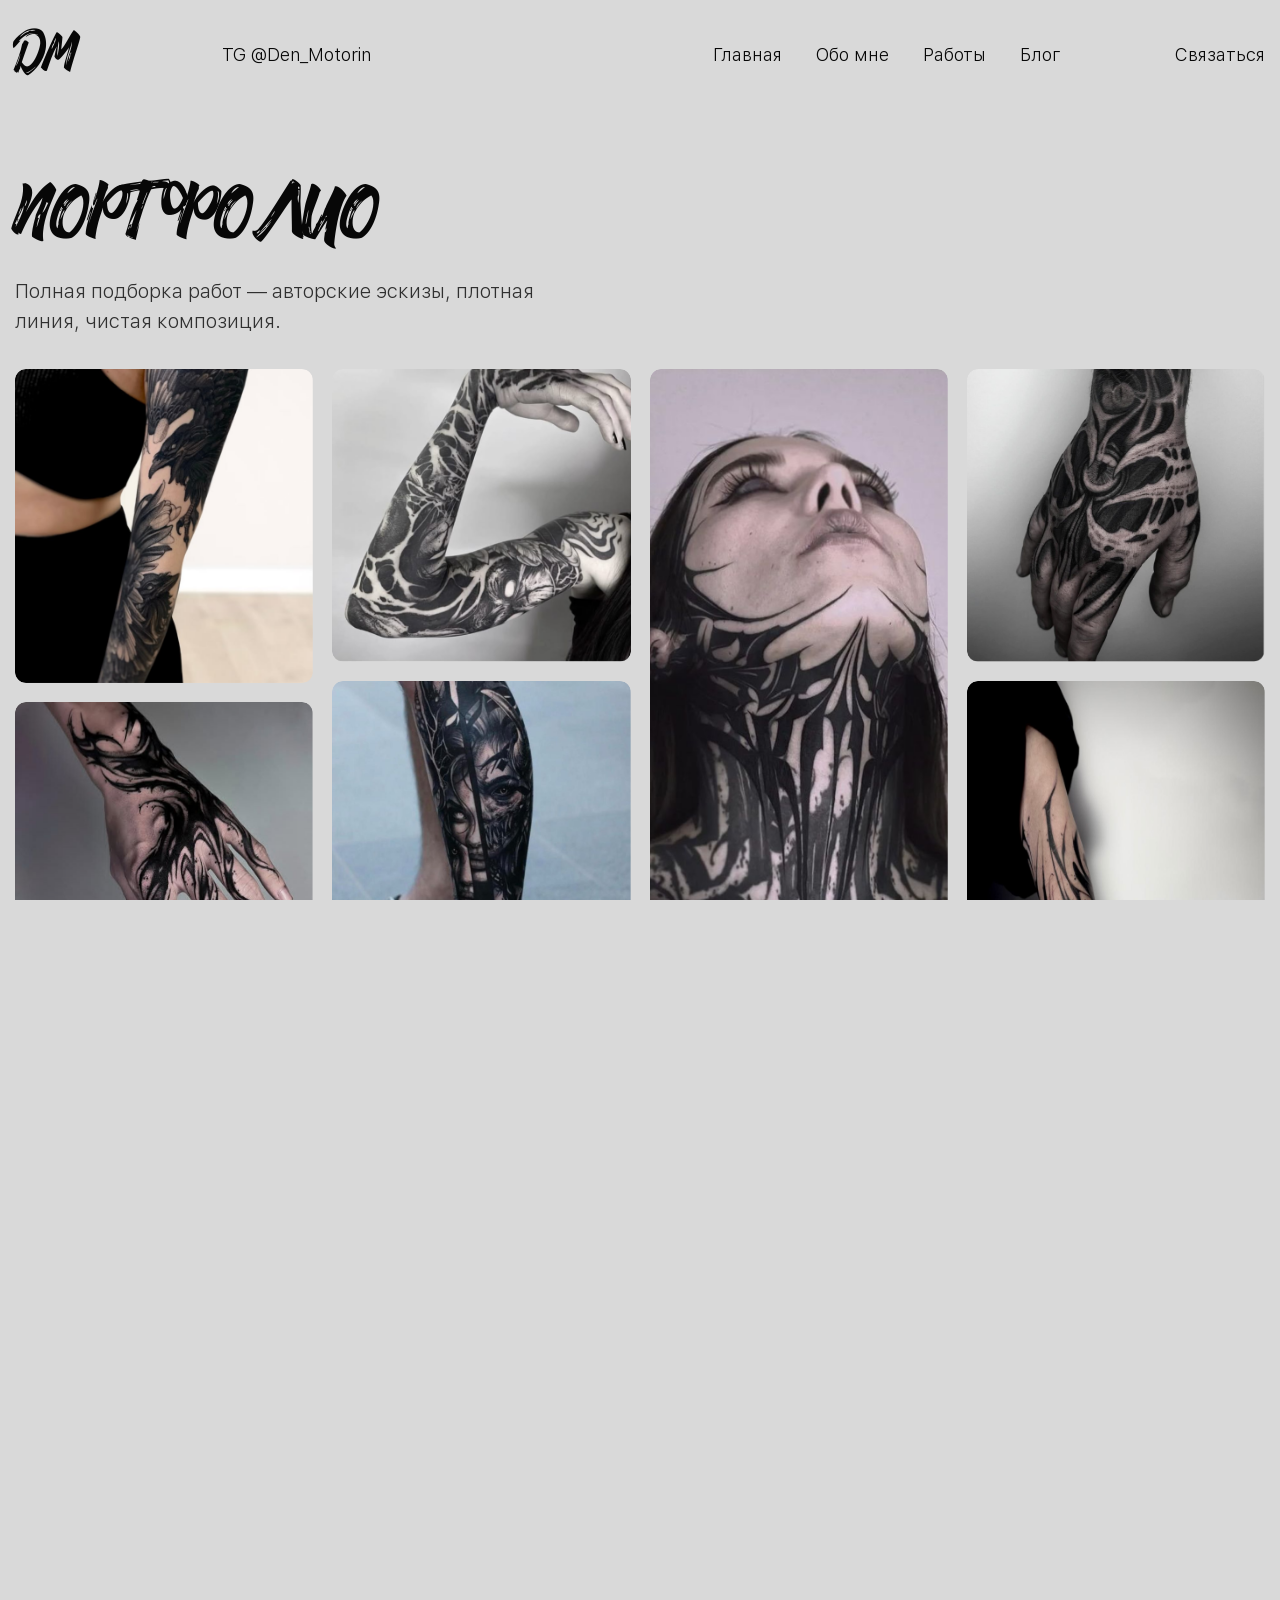
<file: portfolio.html>
<!DOCTYPE html>
<html lang="ru">

<head>
  <meta charset="UTF-8">
  <meta name="viewport" content="width=device-width, initial-scale=1.0">
  <title>Портфолио — раТАТТООй</title>
  <meta name="description"
    content="Все работы тату-мастера Дениса Моторина: авторские эскизы, плотная линия, чистая композиция.">
  <meta name="robots" content="index, follow, max-image-preview:large">
  <meta property="og:type" content="website">
  <meta property="og:site_name" content="раТАТТООй">
  <meta property="og:locale" content="ru_RU">
  <meta property="og:title" content="Портфолио — раТАТТООй">
  <meta property="og:description"
    content="Авторские эскизы, плотная линия, чистая композиция — полная подборка работ мастера.">
  <meta name="twitter:card" content="summary">
  <meta name="twitter:title" content="Портфолио — раТАТТООй">
  <meta name="twitter:description"
    content="Авторские эскизы, плотная линия, чистая композиция — полная подборка работ мастера.">
  <link rel="icon" href="./favicon.ico" sizes="any">
  <link rel="icon" type="image/png" sizes="32x32" href="./favicon-32x32.png">
  <link rel="apple-touch-icon" href="./apple-touch-icon.png">
  <link rel="stylesheet" href="./css/index.css">
</head>

<body class="body">
  <div class="wrapper">

    <header class="header">
      <div class="container">
        <div class="header__inner">
          <a href="./index.html" class="header__logo">
            ДМ
          </a>
          <div class="header__menu" id="header__menu" data-burger-menu>
            <a target="_blank" href="https://t.me/Den_Motorin" class="header__contact">
              TG @Den_Motorin
            </a>
            <nav class="header__nav">
              <ul class="header__list">
                <li class="header__item">
                  <a href="./index.html" class="header__link">
                    Главная
                  </a>
                </li>
                <li class="header__item">
                  <a href="./index.html#about" class="header__link">
                    Обо мне
                  </a>
                </li>
                <li class="header__item">
                  <a href="./portfolio.html" class="header__link">
                    Работы
                  </a>
                </li>
                <li class="header__item">
                  <a href="./blog.html" class="header__link">
                    Блог
                  </a>
                </li>
              </ul>
            </nav>
            <a href="#contacts" class="header__action">
              Связаться
            </a>
          </div>
          <button class="header__burger burger" data-burger-toggle aria-label="Открыть меню" aria-expanded="false"
            aria-controls="header__menu">
            <svg width="24" height="24">
              <use class="burger__icon-menu" href="./icons/sprite.svg#menu-burger"></use>
              <use class="burger__icon-cross" href="./icons/sprite.svg#menu-cross"></use>
            </svg>
          </button>
        </div>
      </div>
    </header>

    <main class="main">
      <section class="gallery" id="portfolio">
        <div class="container">
          <div class="gallery__inner">
            <h1 class="gallery__title">
              Портфолио
            </h1>
            <p class="gallery__description">
              Полная подборка работ — авторские эскизы, плотная линия, чистая композиция.
            </p>
            <ul class="gallery__list">
              <li class="gallery__item">
                <a data-fslightbox="gallery" href="./media/portfolio/1_upscaled.png">
                  <img src="./media/portfolio/1.webp" alt="Тату" class="gallery__img" loading="lazy">
                </a>
              </li>
              <li class="gallery__item">
                <a data-fslightbox="gallery" href="./media/portfolio/2_upscaled.png">
                  <img src="./media/portfolio/2.webp" alt="Тату" class="gallery__img" loading="lazy">
                </a>
              </li>
              <li class="gallery__item">
                <a data-fslightbox="gallery" href="./media/portfolio/3_upscaled.png">
                  <img src="./media/portfolio/3.webp" alt="Тату" class="gallery__img" loading="lazy">
                </a>
              </li>
              <li class="gallery__item">
                <a data-fslightbox="gallery" href="./media/portfolio/4_upscaled.png">
                  <img src="./media/portfolio/4.webp" alt="Тату" class="gallery__img" loading="lazy">
                </a>
              </li>
              <li class="gallery__item">
                <a data-fslightbox="gallery" href="./media/portfolio/5_upscaled.png">
                  <img src="./media/portfolio/5.webp" alt="Тату" class="gallery__img" loading="lazy">
                </a>
              </li>
              <li class="gallery__item">
                <a data-fslightbox="gallery" href="./media/portfolio/6_upscaled.png">
                  <img src="./media/portfolio/6.webp" alt="Тату" class="gallery__img" loading="lazy">
                </a>
              </li>
              <li class="gallery__item">
                <a data-fslightbox="gallery" href="./media/portfolio/7_upscaled.png">
                  <img src="./media/portfolio/7.webp" alt="Тату" class="gallery__img" loading="lazy">
                </a>
              </li>
              <li class="gallery__item">
                <a data-fslightbox="gallery" href="./media/portfolio/8_upscaled.png">
                  <img src="./media/portfolio/8.webp" alt="Тату" class="gallery__img" loading="lazy">
                </a>
              </li>
              <li class="gallery__item">
                <a data-fslightbox="gallery" href="./media/portfolio/9_upscaled.png">
                  <img src="./media/portfolio/9.webp" alt="Тату" class="gallery__img" loading="lazy">
                </a>
              </li>
              <li class="gallery__item">
                <a data-fslightbox="gallery" href="./media/portfolio/10_upscaled.png">
                  <img src="./media/portfolio/10.webp" alt="Тату" class="gallery__img" loading="lazy">
                </a>
              </li>
            </ul>
          </div>
        </div>
      </section>
    </main>

    <footer class="footer" id="contacts">
      <div class="container">
        <div class="footer__inner">
          <h2 class="footer__title">
            Кофе не предлагаю, 
            но&nbsp;идеи всегда есть
          </h2>
          <p class="footer__description">
            Свяжитесь со мной любым удобным для вас способом — я всегда открыт к новым проектам!
          </p>
          <div class="footer__content">
            <div class="footer__left">
              <div class="footer__map">
                <iframe
                  src="https://yandex.ru/map-widget/v1/?um=constructor%3A65102c22b5f1a2a9174ad3227d822037017515a381f0e1030878ef75aebeba9c&amp;source=constructor"
                  width="864" height="720" frameborder="0" loading="lazy"
                  title="Карта — как добраться"></iframe>
              </div>
            </div>
            <div class="footer__right">
              <div class="footer__actions">
                <button class="footer__actions-btn" data-booking-open>
                  Записаться на сеанс
                </button>
                <a target="_blank" href="https://t.me/Den_Motorin" class="footer__actions-link"
                  aria-label="Написать в Telegram, откроется в новой вкладке">
                  <svg aria-hidden="true">
                    <use href="./icons/sprite.svg#telegram" />
                  </svg>
                  Написать в Telegram
                </a>
                <a target="_blank" href="https://vk.ru/motorin_den" class="footer__actions-link"
                  aria-label="Написать ВКонтакте, откроется в новой вкладке">
                  <svg aria-hidden="true">
                    <use href="./icons/sprite.svg#vk" />
                  </svg>
                  Написать ВКонтакте
                </a>
              </div>
              <div class="footer__socials">
                <h3 class="footer__socials-title">
                  Наши соц сети
                </h3>
                <ul class="footer__socials-list">
                  <li class="footer__socials-item">
                    <a href="https://t.me/Den_Motorin" class="footer__socials-link" aria-label="Telegram">
                      <svg viewBox="0 0 39.3418 32.9844" xmlns="http://www.w3.org/2000/svg" aria-hidden="true"
                        xmlns:xlink="http://www.w3.org/1999/xlink" width="39.341797" height="32.984375" fill="none"
                        customFrame="#000000">
                        <path id="Telegram"
                          d="M1.8319 13.6172L36.7224 0.164646C38.3418 -0.42038 39.7561 0.55969 39.2313 3.00836L39.2344 3.00534L33.2936 30.9931C32.8534 32.9774 31.6743 33.4599 30.0247 32.525L20.9779 25.8575L16.6144 30.0613C16.1319 30.5438 15.7248 30.9509 14.7899 30.9509L15.4322 21.7443L32.199 6.59692C32.9287 5.95459 32.0361 5.59272 31.0742 6.23203L10.354 19.2775L1.42177 16.4911C-0.517256 15.8759 -0.559473 14.5521 1.8319 13.6172Z"
                          fill="rgb(255,255,255)" fill-rule="nonzero" />
                        <path id="Telegram"
                          d="M1.8319 13.6172L36.7224 0.164646C38.3418 -0.42038 39.7561 0.55969 39.2313 3.00836L39.2344 3.00534L33.2936 30.9931C32.8534 32.9774 31.6743 33.4599 30.0247 32.525L20.9779 25.8575L16.6144 30.0613C16.1319 30.5438 15.7248 30.9509 14.7899 30.9509L15.4322 21.7443L32.199 6.59692C32.9287 5.95459 32.0361 5.59272 31.0742 6.23203L10.354 19.2775L1.42177 16.4911C-0.517256 15.8759 -0.559473 14.5521 1.8319 13.6172Z"
                          fill="rgb(255,255,255)" fill-rule="evenodd" />
                        <path id="Telegram"
                          d="M1.8319 13.6172L36.7224 0.164646C38.3418 -0.42038 39.7561 0.55969 39.2313 3.00836L39.2344 3.00534L33.2936 30.9931C32.8534 32.9774 31.6743 33.4599 30.0247 32.525L20.9779 25.8575L16.6144 30.0613C16.1319 30.5438 15.7248 30.9509 14.7899 30.9509L15.4322 21.7443L32.199 6.59692C32.9287 5.95459 32.0361 5.59272 31.0742 6.23203L10.354 19.2775L1.42177 16.4911C-0.517256 15.8759 -0.559473 14.5521 1.8319 13.6172Z"
                          fill="rgb(7,7,7)" fill-rule="evenodd" />
                      </svg>
                    </a>
                  </li>
                  <li class="footer__socials-item">
                    <a href="https://vk.ru/motorin_den" class="footer__socials-link" aria-label="ВКонтакте">
                      <svg viewBox="0 0 36.6895 22.8936" xmlns="http://www.w3.org/2000/svg" aria-hidden="true"
                        xmlns:xlink="http://www.w3.org/1999/xlink" width="36.689453" height="22.893555" fill="none"
                        customFrame="#000000">
                        <path id="VK"
                          d="M0 0C0.297917 14.3 7.4479 22.8938 19.9833 22.8938L20.6938 22.8938L20.6938 14.7125C25.3001 15.1708 28.7832 18.5396 30.1811 22.8938L36.6896 22.8938C34.9021 16.3854 30.2039 12.7875 27.2706 11.4125C30.2039 9.71667 34.3289 5.59167 35.3143 0L29.4017 0C28.1184 4.5375 24.3147 8.6625 20.6938 9.05208L20.6938 0L14.7811 0L14.7811 15.8583C11.1144 14.9417 6.4854 10.4958 6.27915 0L0 0Z"
                          fill="rgb(7,7,7)" fill-rule="evenodd" />
                      </svg>
                    </a>
                  </li>
                  <li class="footer__socials-item">
                    <a href="#" class="footer__socials-link" aria-label="Instagram">
                      <svg viewBox="0 0 34.0977 34.0967" xmlns="http://www.w3.org/2000/svg" aria-hidden="true"
                        xmlns:xlink="http://www.w3.org/1999/xlink" width="34.097656" height="34.096680" fill="none"
                        customFrame="#000000">
                        <path id="Vector"
                          d="M18.8028 0C20.7206 0.0051145 21.6941 0.0153426 22.5346 0.0392102L22.8653 0.051144C23.2472 0.0647827 23.6238 0.0818328 24.079 0.102291C25.893 0.187532 27.1305 0.473943 28.2165 0.895037C29.3415 1.32806 30.2894 1.91453 31.2373 2.86071C32.1045 3.71256 32.7752 4.74356 33.2029 5.88154C33.624 6.96752 33.9104 8.20522 33.9956 10.0207C34.0161 10.4742 34.0331 10.851 34.0468 11.2346L34.057 11.5653C34.0826 12.4041 34.0928 13.3776 34.0962 15.2953L34.0979 16.5672L34.0979 18.8005C34.102 20.0439 34.089 21.2874 34.0587 22.5305L34.0485 22.8613C34.0348 23.2448 34.0178 23.6216 33.9973 24.0751C33.9121 25.8908 33.6222 27.1266 33.2029 28.2143C32.7752 29.3523 32.1045 30.3833 31.2373 31.2353C30.3853 32.1025 29.3545 32.7733 28.2165 33.2008C27.1305 33.6219 25.893 33.9083 24.079 33.9935L22.8653 34.0447L22.5346 34.0549C21.6941 34.0788 20.7206 34.0907 18.8028 34.0941L17.5312 34.0958L15.2995 34.0958C14.0556 34.1002 12.8116 34.0872 11.5679 34.0566L11.2372 34.0464C10.8324 34.0311 10.4278 34.0134 10.0234 33.9935C8.20956 33.9083 6.97185 33.6219 5.88431 33.2008C4.7469 32.773 3.71661 32.1022 2.86519 31.2353C1.99728 30.3834 1.326 29.3524 0.897949 28.2143C0.476855 27.1283 0.190445 25.8908 0.105203 24.0751L0.0540562 22.8613L0.045534 22.5305C0.0141366 21.2874 -7.13379e-05 20.044 0.00291212 18.8005L0.00291212 15.2953C-0.00177617 14.052 0.0107254 12.8084 0.0404179 11.5653L0.0523517 11.2346C0.0659904 10.851 0.0830405 10.4742 0.103498 10.0207C0.18874 8.20522 0.47515 6.96922 0.896245 5.88154C1.32529 4.74313 1.99785 3.71213 2.86689 2.86071C3.71775 1.9938 4.74747 1.32309 5.88431 0.895037C6.97185 0.473943 8.20785 0.187532 10.0234 0.102291C10.4768 0.0818328 10.8553 0.0647827 11.2372 0.051144L11.5679 0.0409147C12.8111 0.0106539 14.0544 -0.00241558 15.2978 0.00170444L18.8028 0ZM17.0504 8.52403C14.7898 8.52403 12.6217 9.42205 11.0232 11.0206C9.42468 12.6192 8.52666 14.7872 8.52666 17.0479C8.52666 19.3087 9.42468 21.4768 11.0232 23.0752C12.6217 24.6738 14.7898 25.5719 17.0504 25.5719C19.311 25.5719 21.479 24.6738 23.0776 23.0752C24.6761 21.4768 25.5742 19.3087 25.5742 17.0479C25.5742 14.7872 24.6761 12.6192 23.0776 11.0206C21.479 9.42205 19.311 8.52403 17.0504 8.52403ZM17.0504 11.9336C17.722 11.9334 18.387 12.0657 19.0076 12.3225C19.6281 12.5794 20.192 12.956 20.6669 13.431C21.1419 13.9058 21.5188 14.4695 21.7758 15.0899C22.0329 15.7105 22.1653 16.3755 22.1655 17.0471C22.1656 17.7188 22.0333 18.3838 21.7765 19.0044C21.5196 19.6249 21.143 20.1888 20.6682 20.6637C20.1933 21.1387 19.6295 21.5156 19.0091 21.7727C18.3887 22.0299 17.7237 22.1621 17.0521 22.1623C15.6956 22.1623 14.3948 21.6234 13.4357 20.6643C12.4766 19.7052 11.9379 18.4044 11.9379 17.0479C11.9379 15.6916 12.4766 14.3906 13.4357 13.4315C14.3948 12.4724 15.6956 11.9336 17.0521 11.9336M26.0021 5.96678C25.4369 5.96678 24.8948 6.19125 24.4953 6.59089C24.0956 6.99053 23.871 7.53253 23.871 8.09782C23.871 8.66297 24.0956 9.20497 24.4953 9.60461C24.8948 10.0043 25.4369 10.2287 26.0021 10.2287C26.5672 10.2287 27.1092 10.0043 27.5089 9.60461C27.9085 9.20497 28.133 8.66297 28.133 8.09782C28.133 7.53253 27.9085 6.99053 27.5089 6.59089C27.1092 6.19125 26.5672 5.96678 26.0021 5.96678Z"
                          fill="rgb(7,7,7)" fill-rule="nonzero" />
                      </svg>
                    </a>
                  </li>
                </ul>
                <p class="footer__socials-description">
                  * Организация Meta и её продукты Instagram и&nbsp;Facebook, признаны экстремистскими и запрещены на
                  территории Российской Федерации
                </p>
              </div>
            </div>
          </div>
        </div>
      </div>
      <div class="footer__bottom">
        <div class="container">
          <div class="footer__inner">
            <nav class="footer__nav">
              <ul class="footer__nav-list">
                <li class="footer__nav-item">
                  <a href="./index.html#about" class="footer__nav-link">
                    Обо мне
                  </a>
                </li>
                <li class="footer__nav-item">
                  <a href="./portfolio.html" class="footer__nav-link">
                    Работы
                  </a>
                </li>
                <li class="footer__nav-item">
                  <a href="#contacts" class="footer__nav-link">
                    Связаться
                  </a>
                </li>
              </ul>
            </nav>
            <ul class="footer__contacts">
              <li class="footer__contacts-item">
                <a href="#" class="footer__contacts-link">
                  TG @lorem
                </a>
              </li>
              <li class="footer__contacts-item">
                <a href="#" class="footer__contacts-link">
                  ВК @lorem
                </a>
              </li>
            </ul>
            <ul class="footer__legals">
              <li class="footer__legals-item">
                <a href="#" class="footer__legals-link">
                  Политика конфиденциальности
                </a>
              </li>
            </ul>
            <a href="#" class="footer__developer">
              Разработка: Rashkin.Arts
            </a>
          </div>
        </div>
      </div>
    </footer>

  </div>
  <script src="./scripts/fslightbox.js"></script>
  <script type="module" src="./scripts/burger-menu.js"></script>
  <script type="module" src="./scripts/booking-modal.js"></script>
</body>

</html>
</file>
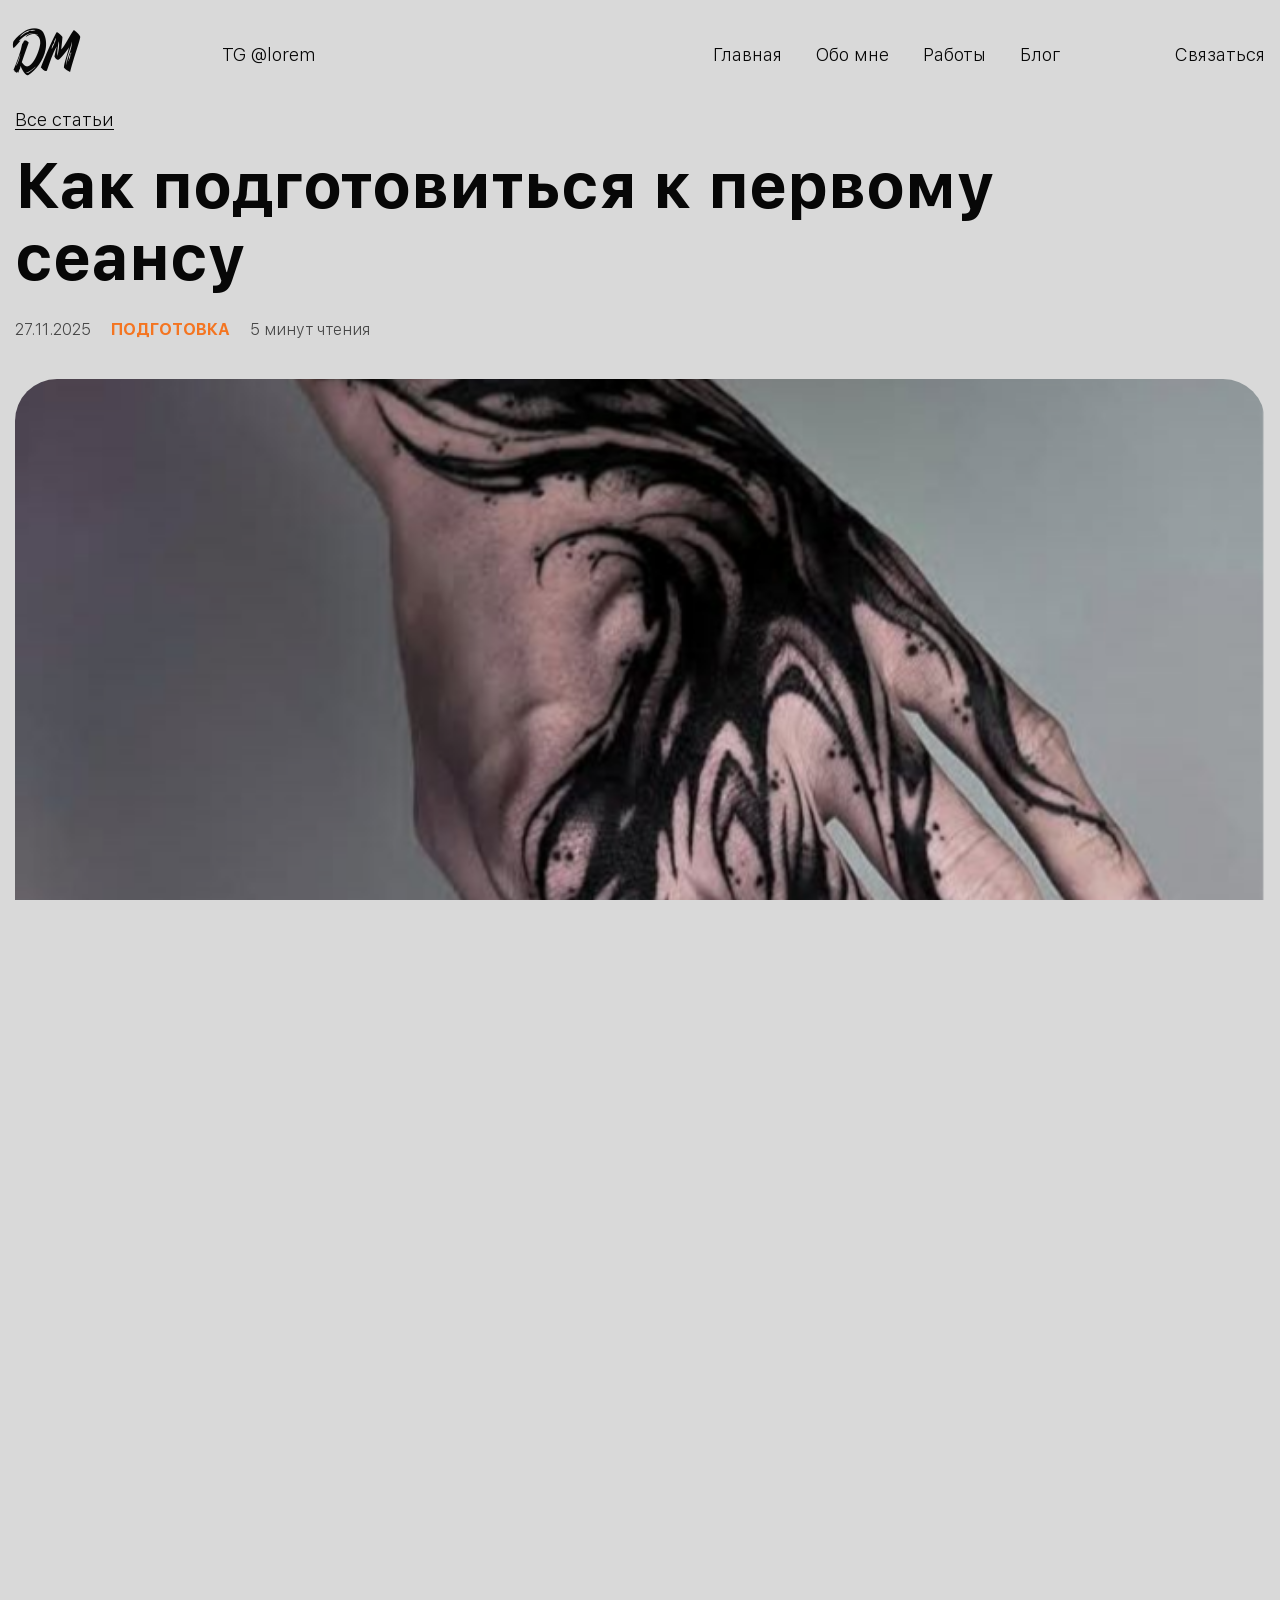
<file: post.html>
<!DOCTYPE html>
<html lang="ru">

<head>
  <meta charset="UTF-8">
  <meta name="viewport" content="width=device-width, initial-scale=1.0">
  <title>Как подготовиться к первому сеансу — раТАТТООй</title>
  <meta name="description"
    content="Что взять с собой, как подготовить кожу и почему выспаться перед сеансом важнее, чем кажется: памятка для первого визита к мастеру.">
  <meta name="robots" content="index, follow, max-image-preview:large">
  <meta property="og:type" content="article">
  <meta property="og:site_name" content="раТАТТООй">
  <meta property="og:locale" content="ru_RU">
  <meta property="og:title" content="Как подготовиться к первому сеансу">
  <meta property="og:description"
    content="Что взять с собой, как подготовить кожу и почему выспаться перед сеансом важнее, чем кажется.">
  <meta property="article:published_time" content="2025-11-27">
  <meta property="article:author" content="Денис Моторин">
  <meta property="article:section" content="Подготовка">
  <meta name="twitter:card" content="summary">
  <meta name="twitter:title" content="Как подготовиться к первому сеансу">
  <meta name="twitter:description"
    content="Что взять с собой, как подготовить кожу и почему выспаться перед сеансом важнее, чем кажется.">
  <link rel="icon" href="./favicon.ico" sizes="any">
  <link rel="icon" type="image/png" sizes="32x32" href="./favicon-32x32.png">
  <link rel="apple-touch-icon" href="./apple-touch-icon.png">
  <script type="application/ld+json">
    {
      "@context": "https://schema.org",
      "@type": "BlogPosting",
      "headline": "Как подготовиться к первому сеансу",
      "description": "Что взять с собой, как подготовить кожу и почему выспаться перед сеансом важнее, чем кажется: памятка для первого визита к мастеру.",
      "datePublished": "2025-11-27",
      "dateModified": "2025-11-27",
      "inLanguage": "ru-RU",
      "articleSection": "Подготовка",
      "isAccessibleForFree": true,
      "author": {
        "@type": "Person",
        "name": "Денис Моторин",
        "jobTitle": "Тату-мастер"
      },
      "publisher": {
        "@type": "Organization",
        "name": "раТАТТООй"
      }
    }
  </script>
  <link rel="stylesheet" href="./css/index.css">
</head>

<body class="body">
  <div class="wrapper">

    <header class="header">
      <div class="container">
        <div class="header__inner">
          <a href="./index.html" class="header__logo">
            ДМ
          </a>
          <div class="header__menu" id="header__menu" data-burger-menu>
            <a href="#" class="header__contact">
              TG @lorem
            </a>
            <nav class="header__nav">
              <ul class="header__list">
                <li class="header__item">
                  <a href="./index.html" class="header__link">
                    Главная
                  </a>
                </li>
                <li class="header__item">
                  <a href="./index.html#about" class="header__link">
                    Обо мне
                  </a>
                </li>
                <li class="header__item">
                  <a href="./index.html#portfolio" class="header__link">
                    Работы
                  </a>
                </li>
                <li class="header__item">
                  <a href="./blog.html" class="header__link">
                    Блог
                  </a>
                </li>
              </ul>
            </nav>
            <a href="#contacts" class="header__action">
              Связаться
            </a>
          </div>
          <button class="header__burger burger" data-burger-toggle aria-label="Открыть меню" aria-expanded="false"
            aria-controls="header__menu">
            <svg width="24" height="24">
              <use class="burger__icon-menu" href="./icons/sprite.svg#menu-burger"></use>
              <use class="burger__icon-cross" href="./icons/sprite.svg#menu-cross"></use>
            </svg>
          </button>
        </div>
      </div>
    </header>

    <main class="main">
      <article class="post">
        <div class="container">
          <div class="post__inner">
            <div class="post__head">
              <a href="./blog.html" class="post__back">
                Все статьи
              </a>
              <h1 class="post__title">
                Как подготовиться к первому сеансу
              </h1>
              <div class="post__meta">
                <time class="post__datetime" datetime="2025-11-27">27.11.2025</time>
                <span class="post__category">
                  Подготовка
                </span>
                <span class="post__reading">
                  5 минут чтения
                </span>
              </div>
            </div>
            <div class="post__cover">
              <img src="./media/portfolio/2.webp" alt="Подготовка к сеансу татуировки">
            </div>
            <div class="post__content">
              <p class="post__text">
                Сеанс — это не только про терпение. Примерно половина результата зависит от того, как вы подготовитесь
                за сутки до встречи: кожа, сон и еда влияют на то, как пройдёт работа и как заживёт татуировка.
              </p>
              <h2 class="post__subtitle">
                За сутки до сеанса
              </h2>
              <p class="post__text">
                Кожа в зоне будущей работы должна быть целой: без ссадин, свежего загара и косметических процедур.
                Алкоголь и обезболивающие разжижают кровь, поэтому за 24 часа до сеанса их лучше исключить.
              </p>
              <ul class="post__list">
                <li class="post__list-item">
                  Выспитесь: недосып усиливает болевую чувствительность.
                </li>
                <li class="post__list-item">
                  Плотно поешьте за полтора-два часа до сеанса.
                </li>
                <li class="post__list-item">
                  Увлажните кожу в зоне будущей татуировки.
                </li>
                <li class="post__list-item">
                  Возьмите с собой воду, перекус и зарядку для телефона.
                </li>
              </ul>
              <h2 class="post__subtitle">
                Что взять с собой
              </h2>
              <p class="post__text">
                Сеанс может длиться от двух до шести часов, поэтому комфорт в кресле — это часть работы. Одежда должна
                открывать зону татуировки и не жалеть, если на неё попадёт краска.
              </p>
              <blockquote class="post__quote">
                <p class="post__quote-text">
                  Лучший сеанс — тот, где клиент спокоен и сыт. Тогда мы оба думаем об эскизе, а не о том, как досидеть
                  до конца.
                </p>
                <cite class="post__quote-author">
                  Денис Моторин
                </cite>
              </blockquote>
              <figure class="post__figure">
                <img src="./media/portfolio/5.webp" alt="Процесс нанесения татуировки">
                <figcaption class="post__caption">
                  Фото: из архива мастерской
                </figcaption>
              </figure>
              <h2 class="post__subtitle">
                Передумать — нормально
              </h2>
              <p class="post__text">
                Если за день до сеанса вы поняли, что эскиз не ваш, — напишите. Перенести встречу или доработать идею
                проще, чем перекрывать готовую работу.
              </p>
            </div>
            <div class="post__footer">
              <button class="post__button" data-booking-open>
                Записаться на сеанс
              </button>
              <a href="./blog.html" class="post__link">
                Смотреть все статьи
              </a>
            </div>
          </div>
        </div>
      </article>

      <section class="blog blog--trio">
        <div class="container">
          <div class="blog__inner">
            <h2 class="blog__title">
              Читайте также
            </h2>
            <ul class="blog__list">
              <li class="blog__item">
                <a href="./post.html" class="blog__img">
                  <img src="./media/portfolio/6.webp" alt="Заживление татуировки">
                </a>
                <h3 class="blog__subtitle">
                  Уход за татуировкой в первые две недели
                </h3>
                <p class="blog__text">
                  Чем обрабатывать, когда мыть и какие изменения стоит показать мастеру сразу.
                </p>
                <a href="./post.html" class="blog__button">
                  Читать далее
                </a>
              </li>
              <li class="blog__item">
                <a href="./post.html" class="blog__img">
                  <img src="./media/portfolio/8.webp" alt="Эскиз татуировки">
                </a>
                <h3 class="blog__subtitle">
                  Эскиз: от идеи до финальной линии
                </h3>
                <p class="blog__text">
                  Как проходит обсуждение референсов, сколько правок возможно и что влияет на итоговый эскиз.
                </p>
                <a href="./post.html" class="blog__button">
                  Читать далее
                </a>
              </li>
              <li class="blog__item">
                <a href="./post.html" class="blog__img">
                  <img src="./media/portfolio/3.webp" alt="Стоимость татуировки">
                </a>
                <h3 class="blog__subtitle">
                  Что влияет на стоимость татуировки
                </h3>
                <p class="blog__text">
                  Размер, детализация, место и количество сеансов — разбираем, из чего складывается цена.
                </p>
                <a href="./post.html" class="blog__button">
                  Читать далее
                </a>
              </li>
            </ul>
            <a href="./blog.html" class="blog__link">
              Смотреть все статьи
            </a>
          </div>
        </div>
      </section>
    </main>

    <footer class="footer" id="contacts">
      <div class="container">
        <div class="footer__inner">
          <h2 class="footer__title">
            Кофе не предлагаю, 
            но&nbsp;идеи всегда есть
          </h2>
          <p class="footer__description">
            Свяжитесь со мной любым удобным для вас способом — я всегда открыт к новым проектам!
          </p>
          <div class="footer__content">
            <div class="footer__left">
              <div class="footer__map">
                <iframe
                  src="https://yandex.ru/map-widget/v1/?um=constructor%3A65102c22b5f1a2a9174ad3227d822037017515a381f0e1030878ef75aebeba9c&amp;source=constructor"
                  width="864" height="720" frameborder="0" loading="lazy"
                  title="Карта — как добраться"></iframe>
              </div>
            </div>
            <div class="footer__right">
              <div class="footer__actions">
                <button class="footer__actions-btn" data-booking-open>
                  Записаться на сеанс
                </button>
                <a target="_blank" href="https://t.me/Den_Motorin" class="footer__actions-link"
                  aria-label="Написать в Telegram, откроется в новой вкладке">
                  <svg aria-hidden="true">
                    <use href="./icons/sprite.svg#telegram" />
                  </svg>
                  Написать в Telegram
                </a>
                <a target="_blank" href="https://vk.ru/motorin_den" class="footer__actions-link"
                  aria-label="Написать ВКонтакте, откроется в новой вкладке">
                  <svg aria-hidden="true">
                    <use href="./icons/sprite.svg#vk" />
                  </svg>
                  Написать ВКонтакте
                </a>
              </div>
              <div class="footer__socials">
                <h3 class="footer__socials-title">
                  Наши соц сети
                </h3>
                <ul class="footer__socials-list">
                  <li class="footer__socials-item">
                    <a href="https://t.me/Den_Motorin" class="footer__socials-link" aria-label="Telegram">
                      <svg viewBox="0 0 39.3418 32.9844" xmlns="http://www.w3.org/2000/svg" aria-hidden="true"
                        xmlns:xlink="http://www.w3.org/1999/xlink" width="39.341797" height="32.984375" fill="none"
                        customFrame="#000000">
                        <path id="Telegram"
                          d="M1.8319 13.6172L36.7224 0.164646C38.3418 -0.42038 39.7561 0.55969 39.2313 3.00836L39.2344 3.00534L33.2936 30.9931C32.8534 32.9774 31.6743 33.4599 30.0247 32.525L20.9779 25.8575L16.6144 30.0613C16.1319 30.5438 15.7248 30.9509 14.7899 30.9509L15.4322 21.7443L32.199 6.59692C32.9287 5.95459 32.0361 5.59272 31.0742 6.23203L10.354 19.2775L1.42177 16.4911C-0.517256 15.8759 -0.559473 14.5521 1.8319 13.6172Z"
                          fill="rgb(255,255,255)" fill-rule="nonzero" />
                        <path id="Telegram"
                          d="M1.8319 13.6172L36.7224 0.164646C38.3418 -0.42038 39.7561 0.55969 39.2313 3.00836L39.2344 3.00534L33.2936 30.9931C32.8534 32.9774 31.6743 33.4599 30.0247 32.525L20.9779 25.8575L16.6144 30.0613C16.1319 30.5438 15.7248 30.9509 14.7899 30.9509L15.4322 21.7443L32.199 6.59692C32.9287 5.95459 32.0361 5.59272 31.0742 6.23203L10.354 19.2775L1.42177 16.4911C-0.517256 15.8759 -0.559473 14.5521 1.8319 13.6172Z"
                          fill="rgb(255,255,255)" fill-rule="evenodd" />
                        <path id="Telegram"
                          d="M1.8319 13.6172L36.7224 0.164646C38.3418 -0.42038 39.7561 0.55969 39.2313 3.00836L39.2344 3.00534L33.2936 30.9931C32.8534 32.9774 31.6743 33.4599 30.0247 32.525L20.9779 25.8575L16.6144 30.0613C16.1319 30.5438 15.7248 30.9509 14.7899 30.9509L15.4322 21.7443L32.199 6.59692C32.9287 5.95459 32.0361 5.59272 31.0742 6.23203L10.354 19.2775L1.42177 16.4911C-0.517256 15.8759 -0.559473 14.5521 1.8319 13.6172Z"
                          fill="rgb(7,7,7)" fill-rule="evenodd" />
                      </svg>
                    </a>
                  </li>
                  <li class="footer__socials-item">
                    <a href="https://vk.ru/motorin_den" class="footer__socials-link" aria-label="ВКонтакте">
                      <svg viewBox="0 0 36.6895 22.8936" xmlns="http://www.w3.org/2000/svg" aria-hidden="true"
                        xmlns:xlink="http://www.w3.org/1999/xlink" width="36.689453" height="22.893555" fill="none"
                        customFrame="#000000">
                        <path id="VK"
                          d="M0 0C0.297917 14.3 7.4479 22.8938 19.9833 22.8938L20.6938 22.8938L20.6938 14.7125C25.3001 15.1708 28.7832 18.5396 30.1811 22.8938L36.6896 22.8938C34.9021 16.3854 30.2039 12.7875 27.2706 11.4125C30.2039 9.71667 34.3289 5.59167 35.3143 0L29.4017 0C28.1184 4.5375 24.3147 8.6625 20.6938 9.05208L20.6938 0L14.7811 0L14.7811 15.8583C11.1144 14.9417 6.4854 10.4958 6.27915 0L0 0Z"
                          fill="rgb(7,7,7)" fill-rule="evenodd" />
                      </svg>
                    </a>
                  </li>
                  <li class="footer__socials-item">
                    <a href="#" class="footer__socials-link" aria-label="Instagram">
                      <svg viewBox="0 0 34.0977 34.0967" xmlns="http://www.w3.org/2000/svg" aria-hidden="true"
                        xmlns:xlink="http://www.w3.org/1999/xlink" width="34.097656" height="34.096680" fill="none"
                        customFrame="#000000">
                        <path id="Vector"
                          d="M18.8028 0C20.7206 0.0051145 21.6941 0.0153426 22.5346 0.0392102L22.8653 0.051144C23.2472 0.0647827 23.6238 0.0818328 24.079 0.102291C25.893 0.187532 27.1305 0.473943 28.2165 0.895037C29.3415 1.32806 30.2894 1.91453 31.2373 2.86071C32.1045 3.71256 32.7752 4.74356 33.2029 5.88154C33.624 6.96752 33.9104 8.20522 33.9956 10.0207C34.0161 10.4742 34.0331 10.851 34.0468 11.2346L34.057 11.5653C34.0826 12.4041 34.0928 13.3776 34.0962 15.2953L34.0979 16.5672L34.0979 18.8005C34.102 20.0439 34.089 21.2874 34.0587 22.5305L34.0485 22.8613C34.0348 23.2448 34.0178 23.6216 33.9973 24.0751C33.9121 25.8908 33.6222 27.1266 33.2029 28.2143C32.7752 29.3523 32.1045 30.3833 31.2373 31.2353C30.3853 32.1025 29.3545 32.7733 28.2165 33.2008C27.1305 33.6219 25.893 33.9083 24.079 33.9935L22.8653 34.0447L22.5346 34.0549C21.6941 34.0788 20.7206 34.0907 18.8028 34.0941L17.5312 34.0958L15.2995 34.0958C14.0556 34.1002 12.8116 34.0872 11.5679 34.0566L11.2372 34.0464C10.8324 34.0311 10.4278 34.0134 10.0234 33.9935C8.20956 33.9083 6.97185 33.6219 5.88431 33.2008C4.7469 32.773 3.71661 32.1022 2.86519 31.2353C1.99728 30.3834 1.326 29.3524 0.897949 28.2143C0.476855 27.1283 0.190445 25.8908 0.105203 24.0751L0.0540562 22.8613L0.045534 22.5305C0.0141366 21.2874 -7.13379e-05 20.044 0.00291212 18.8005L0.00291212 15.2953C-0.00177617 14.052 0.0107254 12.8084 0.0404179 11.5653L0.0523517 11.2346C0.0659904 10.851 0.0830405 10.4742 0.103498 10.0207C0.18874 8.20522 0.47515 6.96922 0.896245 5.88154C1.32529 4.74313 1.99785 3.71213 2.86689 2.86071C3.71775 1.9938 4.74747 1.32309 5.88431 0.895037C6.97185 0.473943 8.20785 0.187532 10.0234 0.102291C10.4768 0.0818328 10.8553 0.0647827 11.2372 0.051144L11.5679 0.0409147C12.8111 0.0106539 14.0544 -0.00241558 15.2978 0.00170444L18.8028 0ZM17.0504 8.52403C14.7898 8.52403 12.6217 9.42205 11.0232 11.0206C9.42468 12.6192 8.52666 14.7872 8.52666 17.0479C8.52666 19.3087 9.42468 21.4768 11.0232 23.0752C12.6217 24.6738 14.7898 25.5719 17.0504 25.5719C19.311 25.5719 21.479 24.6738 23.0776 23.0752C24.6761 21.4768 25.5742 19.3087 25.5742 17.0479C25.5742 14.7872 24.6761 12.6192 23.0776 11.0206C21.479 9.42205 19.311 8.52403 17.0504 8.52403ZM17.0504 11.9336C17.722 11.9334 18.387 12.0657 19.0076 12.3225C19.6281 12.5794 20.192 12.956 20.6669 13.431C21.1419 13.9058 21.5188 14.4695 21.7758 15.0899C22.0329 15.7105 22.1653 16.3755 22.1655 17.0471C22.1656 17.7188 22.0333 18.3838 21.7765 19.0044C21.5196 19.6249 21.143 20.1888 20.6682 20.6637C20.1933 21.1387 19.6295 21.5156 19.0091 21.7727C18.3887 22.0299 17.7237 22.1621 17.0521 22.1623C15.6956 22.1623 14.3948 21.6234 13.4357 20.6643C12.4766 19.7052 11.9379 18.4044 11.9379 17.0479C11.9379 15.6916 12.4766 14.3906 13.4357 13.4315C14.3948 12.4724 15.6956 11.9336 17.0521 11.9336M26.0021 5.96678C25.4369 5.96678 24.8948 6.19125 24.4953 6.59089C24.0956 6.99053 23.871 7.53253 23.871 8.09782C23.871 8.66297 24.0956 9.20497 24.4953 9.60461C24.8948 10.0043 25.4369 10.2287 26.0021 10.2287C26.5672 10.2287 27.1092 10.0043 27.5089 9.60461C27.9085 9.20497 28.133 8.66297 28.133 8.09782C28.133 7.53253 27.9085 6.99053 27.5089 6.59089C27.1092 6.19125 26.5672 5.96678 26.0021 5.96678Z"
                          fill="rgb(7,7,7)" fill-rule="nonzero" />
                      </svg>
                    </a>
                  </li>
                </ul>
                <p class="footer__socials-description">
                  * Организация Meta и её продукты Instagram и&nbsp;Facebook, признаны экстремистскими и запрещены на
                  территории Российской Федерации
                </p>
              </div>
            </div>
          </div>
        </div>
      </div>
      <div class="footer__bottom">
        <div class="container">
          <div class="footer__inner">
            <nav class="footer__nav">
              <ul class="footer__nav-list">
                <li class="footer__nav-item">
                  <a href="./index.html#about" class="footer__nav-link">
                    Обо мне
                  </a>
                </li>
                <li class="footer__nav-item">
                  <a href="./index.html#portfolio" class="footer__nav-link">
                    Работы
                  </a>
                </li>
                <li class="footer__nav-item">
                  <a href="#contacts" class="footer__nav-link">
                    Связаться
                  </a>
                </li>
              </ul>
            </nav>
            <ul class="footer__contacts">
              <li class="footer__contacts-item">
                <a href="#" class="footer__contacts-link">
                  TG @lorem
                </a>
              </li>
              <li class="footer__contacts-item">
                <a href="#" class="footer__contacts-link">
                  ВК @lorem
                </a>
              </li>
            </ul>
            <ul class="footer__legals">
              <li class="footer__legals-item">
                <a href="#" class="footer__legals-link">
                  Политика конфиденциальности
                </a>
              </li>
            </ul>
            <a href="#" class="footer__developer">
              Разработка: Rashkin.Arts
            </a>
          </div>
        </div>
      </div>
    </footer>

  </div>
  <script type="module" src="./scripts/burger-menu.js"></script>
  <script type="module" src="./scripts/booking-modal.js"></script>
</body>

</html>
</file>
<file: css/index.css>
/* base */
@import './base/reset.css';
@import './base/swiper-bundle.min.css';
@import './base/fonts.css';
@import './base/global.css';

/* blocks */
@import './blocks/header.css';
@import './blocks/burger.css';
@import './blocks/hero.css';
@import './blocks/portfolio.css';
@import './blocks/gallery.css';
@import './blocks/modal.css';
@import './blocks/testimonials.css';
@import './blocks/blog.css';
@import './blocks/post.css';
@import './blocks/footer.css';
</file>
